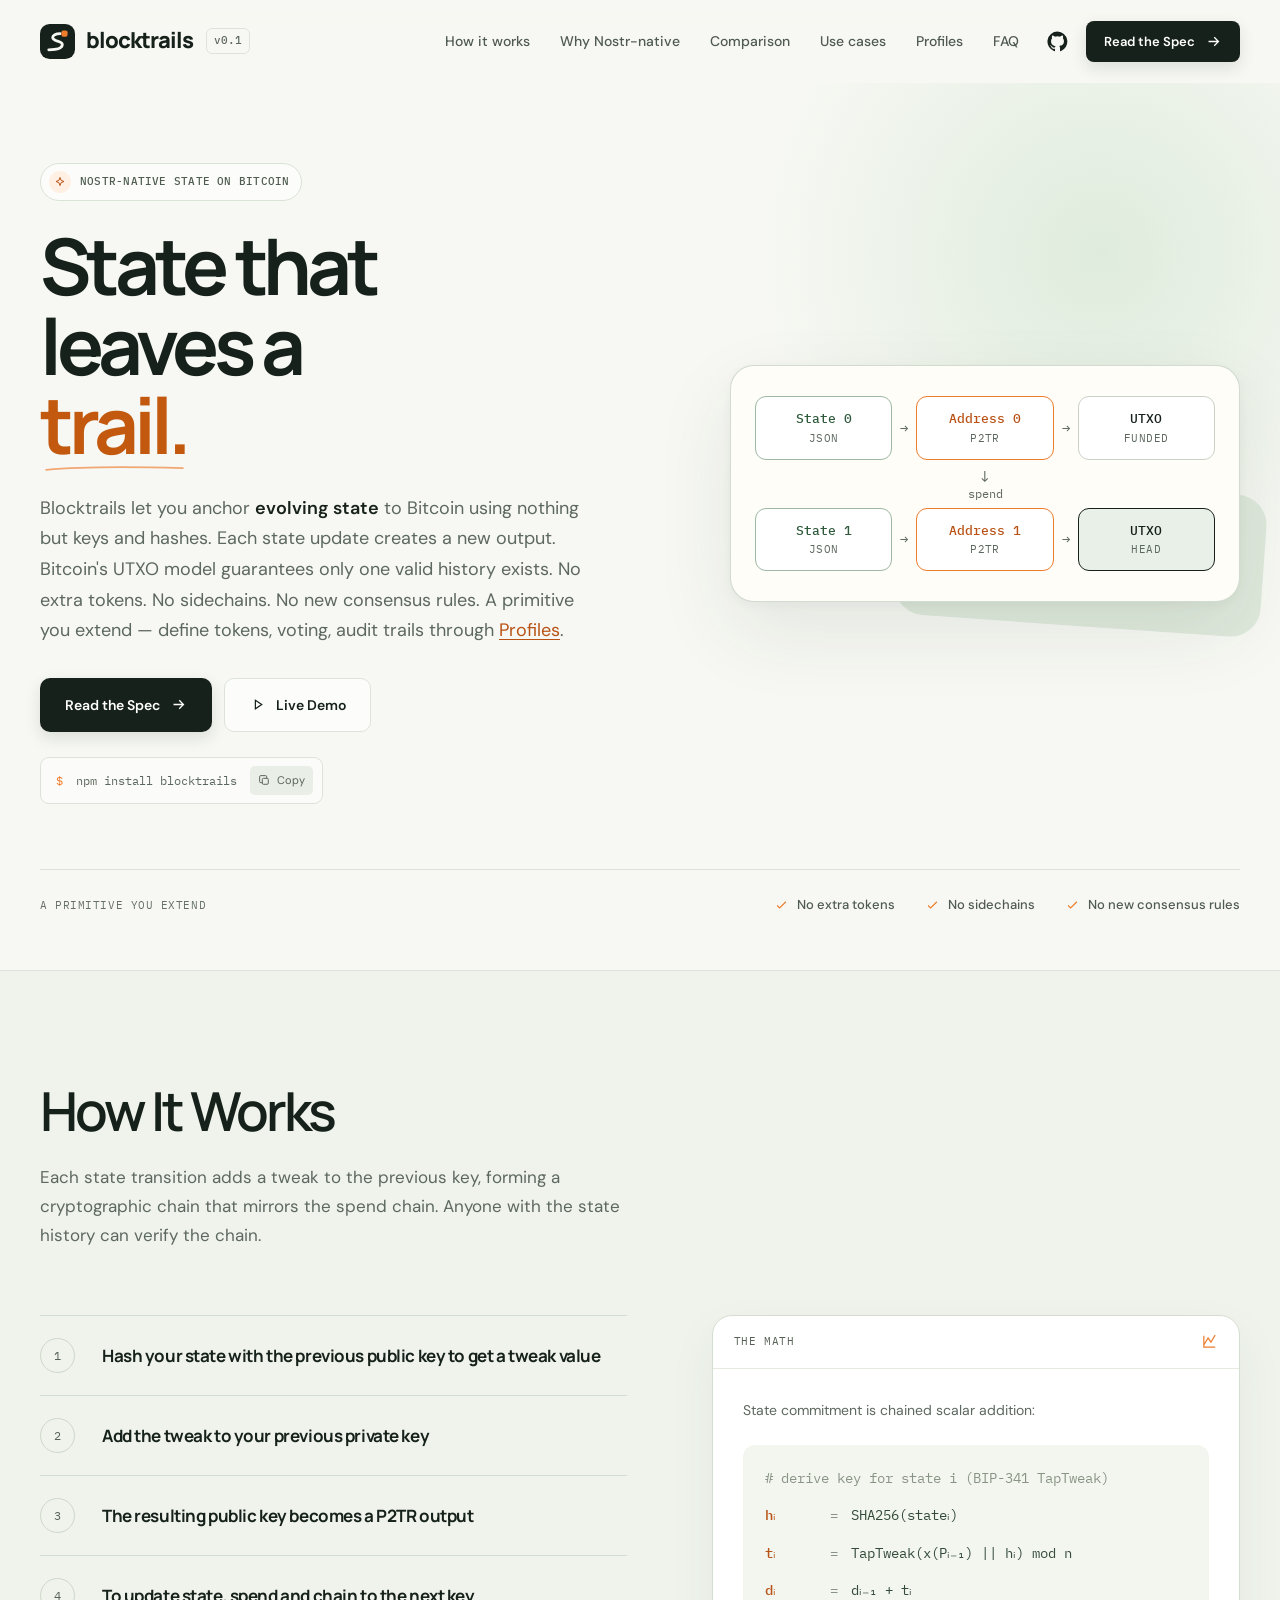
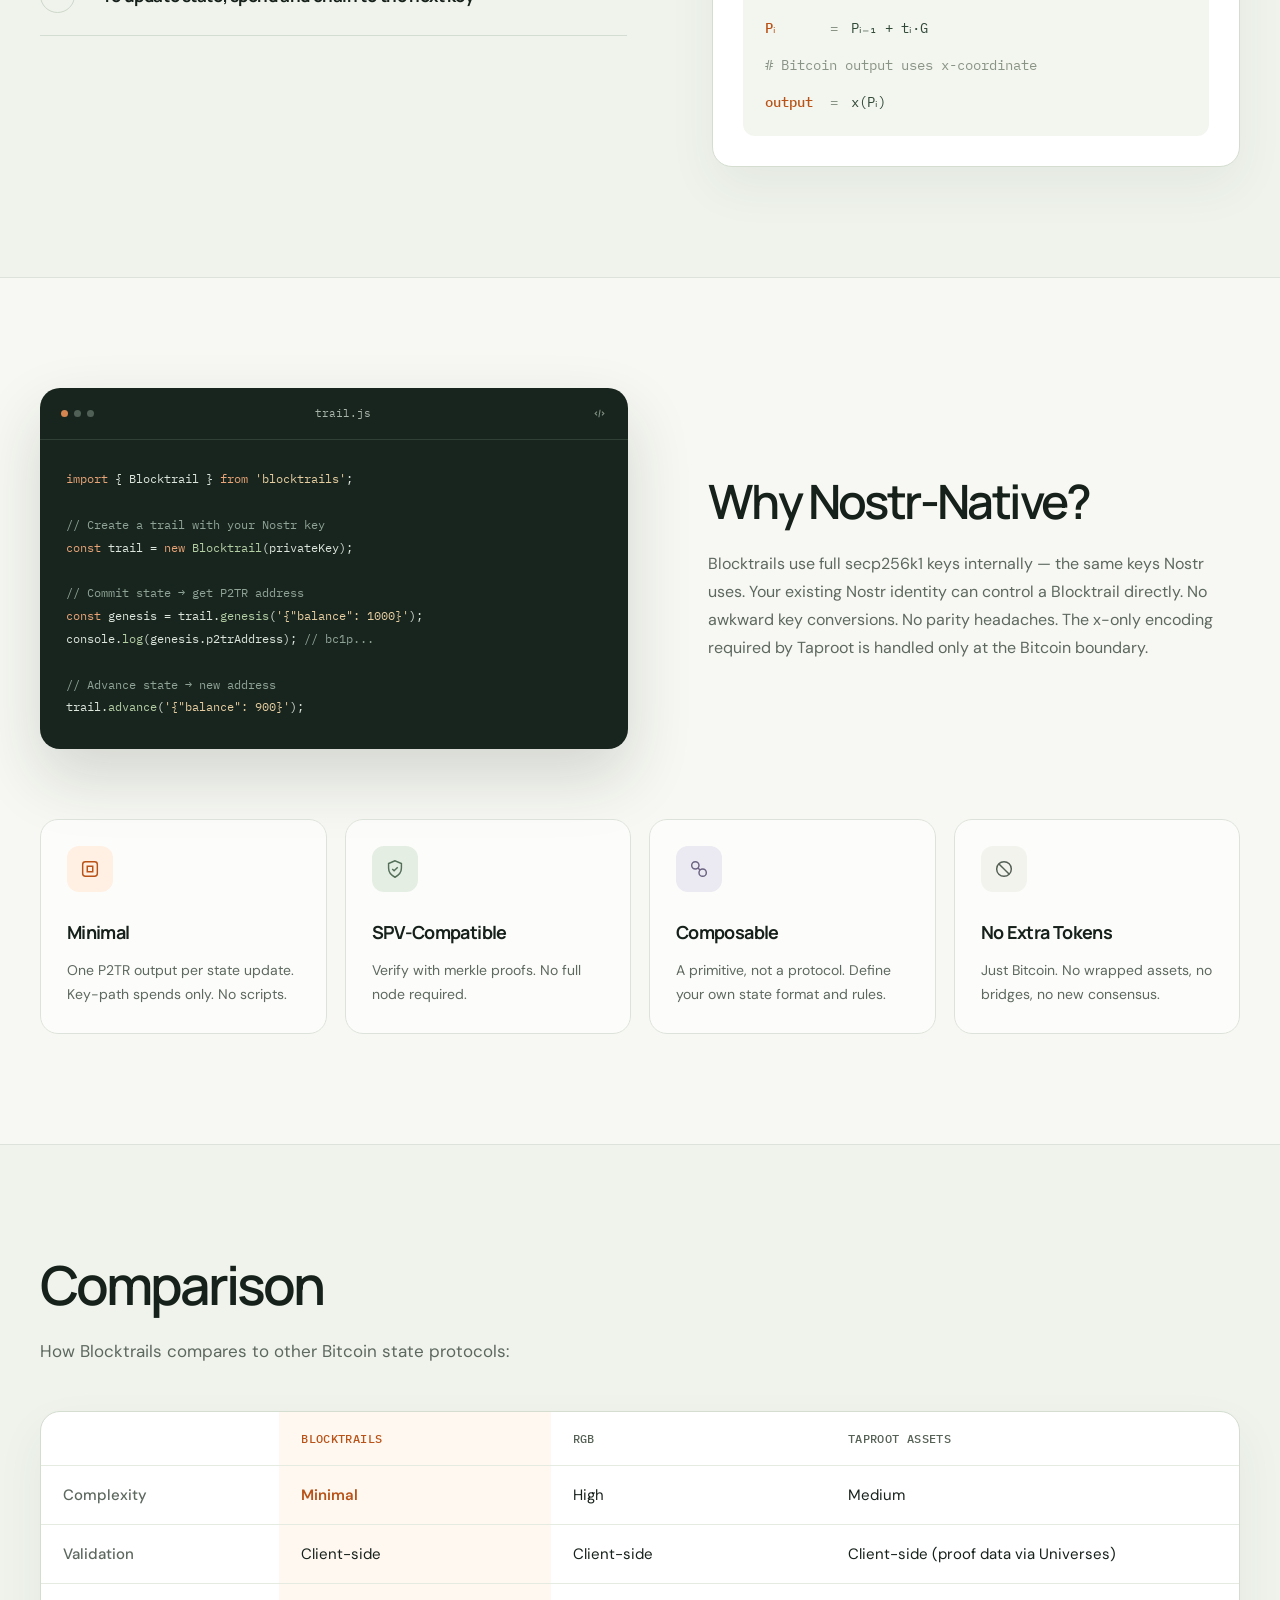
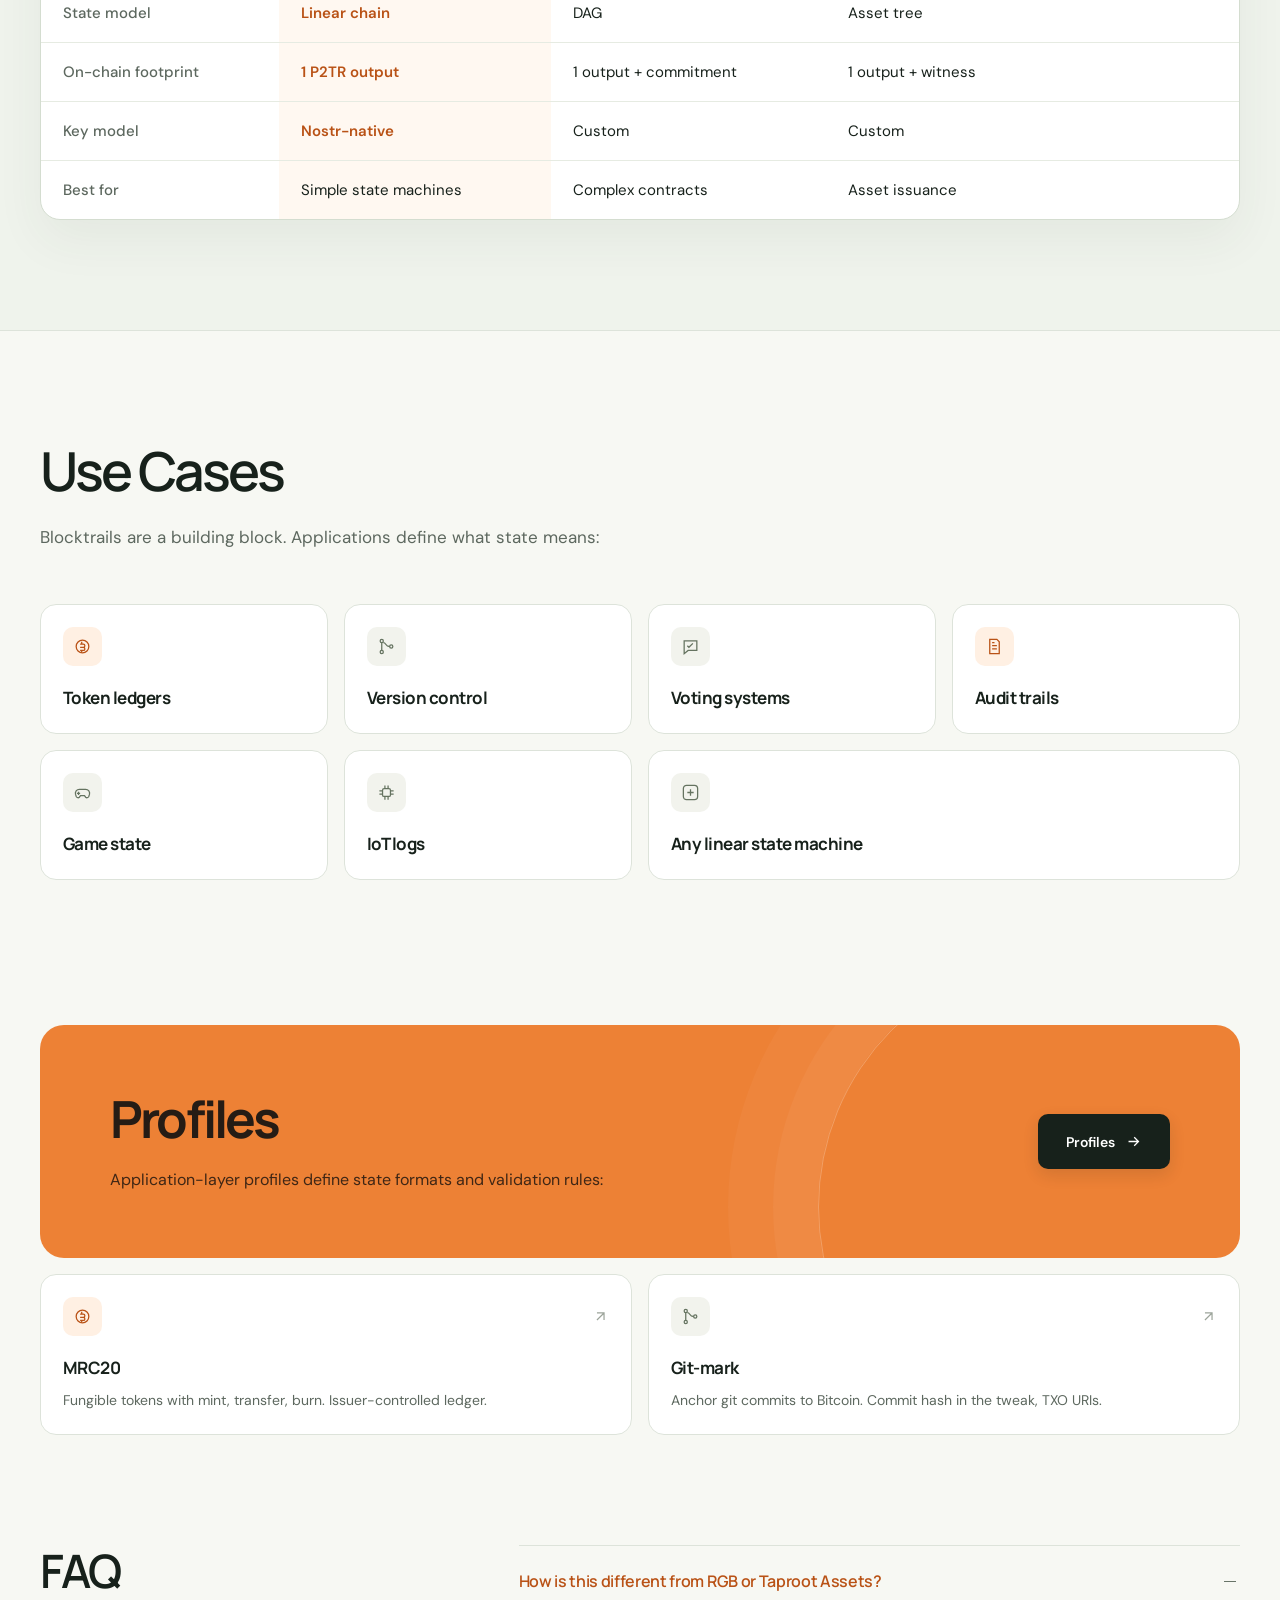
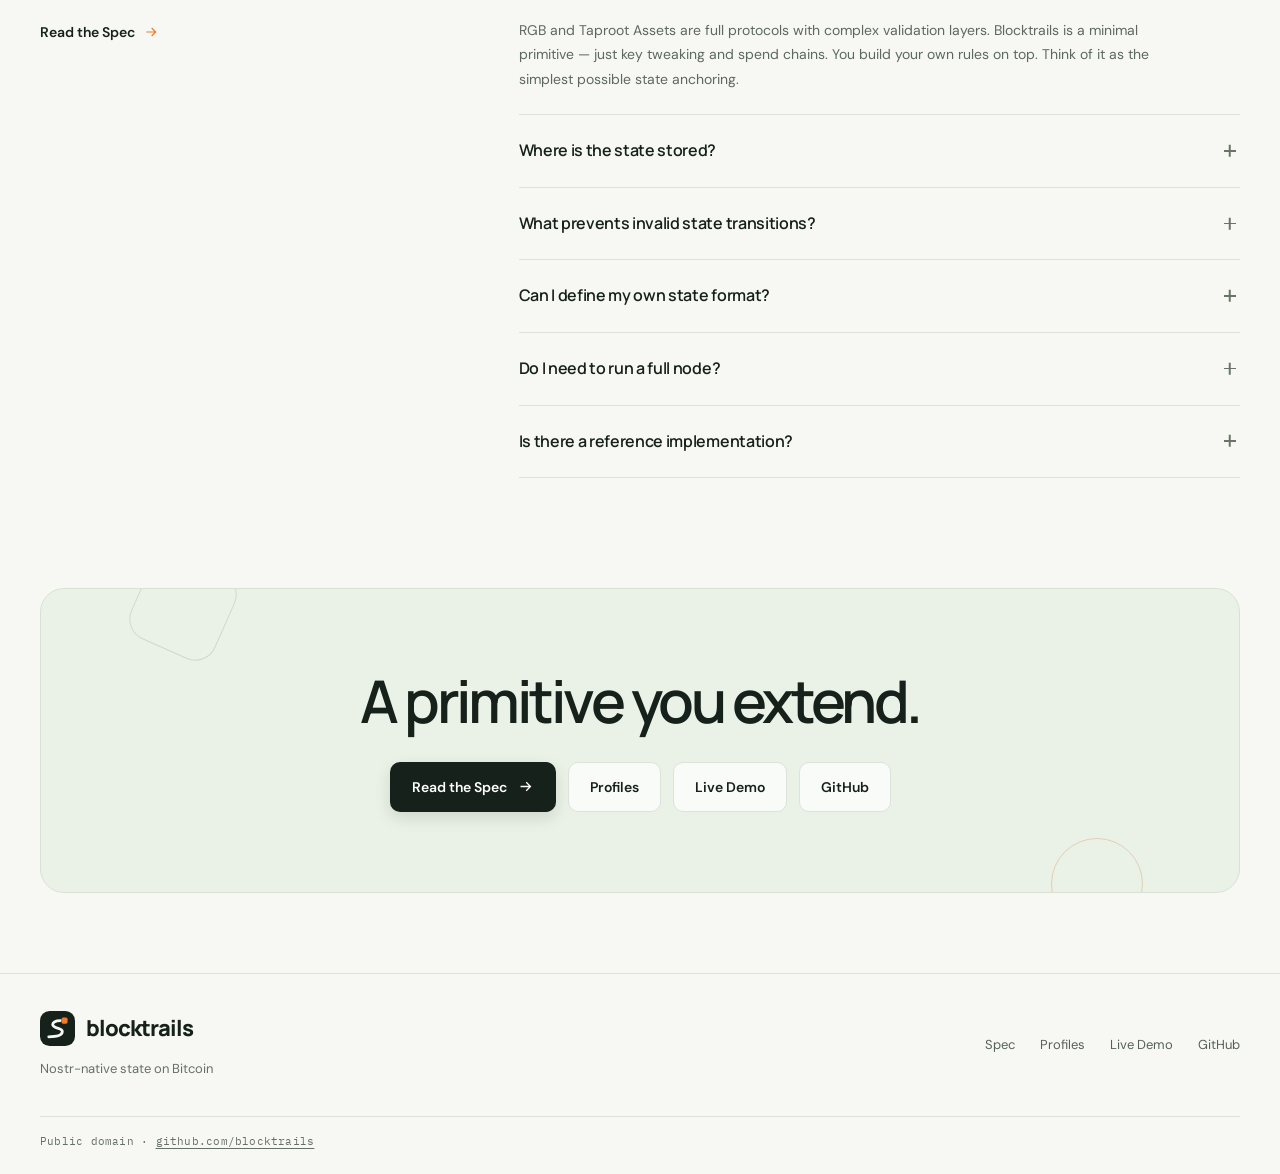
<file: index.html>
<!DOCTYPE html>
<html lang="en">
<head>
  <meta charset="UTF-8">
  <meta name="viewport" content="width=device-width, initial-scale=1.0">
  <title>Blocktrails — Nostr-native state on Bitcoin</title>
  <meta name="description" content="Nostr-native output-key commitment chaining on Bitcoin">
  <meta name="theme-color" content="#f7f8f3">
  <link rel="canonical" href="https://blocktrails.org/">
  <link rel="icon" href="favicon.svg" type="image/svg+xml">

  <meta property="og:title" content="Blocktrails — Nostr-native state anchoring on Bitcoin">
  <meta property="og:description" content="Anchor evolving state to Bitcoin using nothing but keys and hashes. A minimal primitive for tokens, audit trails, and any linear state machine.">
  <meta property="og:type" content="website">
  <meta property="og:url" content="https://blocktrails.org/">
  <meta property="og:site_name" content="Blocktrails">
  <meta property="og:locale" content="en_US">
  <meta property="og:image" content="https://blocktrails.org/blocktrails-og.png">
  <meta property="og:image:type" content="image/png">
  <meta property="og:image:width" content="1200">
  <meta property="og:image:height" content="630">
  <meta property="og:image:alt" content="Blocktrails: Nostr-native state on Bitcoin">

  <meta name="twitter:card" content="summary_large_image">
  <meta name="twitter:title" content="Blocktrails — Nostr-native state anchoring on Bitcoin">
  <meta name="twitter:description" content="Nostr-native state anchoring on Bitcoin. A primitive you extend — define tokens, voting, attestations through Profiles.">
  <meta name="twitter:image" content="https://blocktrails.org/blocktrails-og.png">
  <meta name="twitter:image:alt" content="Blocktrails: Nostr-native state on Bitcoin">

  <link rel="preconnect" href="https://fonts.googleapis.com">
  <link rel="preconnect" href="https://fonts.gstatic.com" crossorigin>
  <link href="https://fonts.googleapis.com/css2?family=DM+Sans:wght@400;500;600;700&family=IBM+Plex+Mono:wght@400;500;600&family=Manrope:wght@500;600;700;800&display=swap" rel="stylesheet">

  <link rel="stylesheet" href="/site.css">

  <style>
    * { box-sizing: border-box; margin: 0; padding: 0; }
    html { scroll-behavior: smooth; scroll-padding-top: 100px; }
    body {
      overflow-x: hidden;
      background: var(--bg);
      color: var(--ink);
      font-family: var(--body);
      line-height: 1.6;
      -webkit-font-smoothing: antialiased;
    }
    body.menu-open { overflow: hidden; }
    a { color: inherit; }
    button, input { font: inherit; }
    button, a { -webkit-tap-highlight-color: transparent; }
    button { color: inherit; }
    svg { display: block; }

    .skip-link {
      position: fixed;
      top: 12px;
      left: 12px;
      z-index: 1000;
      padding: 10px 16px;
      border-radius: 8px;
      background: var(--ink);
      color: white;
      text-decoration: none;
      transform: translateY(-150%);
    }
    .skip-link:focus { transform: translateY(0); }
    .mono { font-family: var(--mono); }
    .accent { color: var(--accent); }

    .version {
      margin-left: 2px;
      padding: 3px 7px;
      border: 1px solid var(--line);
      border-radius: 6px;
      color: var(--muted);
      font-family: var(--mono);
      font-size: 11px;
      font-weight: 500;
      letter-spacing: 0;
    }
    .nav-links { display: flex; align-items: center; gap: 30px; margin-left: auto; }
    .nav-links a {
      position: relative;
      white-space: nowrap;
      color: #4f5a51;
      font-size: 14px;
      font-weight: 500;
      text-decoration: none;
    }
    .nav-links a::after {
      content: '';
      position: absolute;
      right: 0;
      bottom: -6px;
      left: 0;
      height: 1px;
      background: var(--accent);
      transform: scaleX(0);
      transform-origin: right;
      transition: transform 180ms ease;
    }
    .nav-links a:hover { color: var(--ink); }
    .nav-links a:hover::after { transform: scaleX(1); transform-origin: left; }
    .nav-actions { display: flex; align-items: center; gap: 18px; }
    .github-link { display: inline-flex; color: var(--ink); }
    .github-link svg { width: 21px; height: 21px; }
    .button {
      display: inline-flex;
      min-height: 50px;
      align-items: center;
      justify-content: center;
      gap: 10px;
      padding: 0 21px;
      border: 1px solid transparent;
      border-radius: 10px;
      font-size: 14px;
      font-weight: 600;
      line-height: 1;
      text-decoration: none;
      cursor: pointer;
      transition: transform 180ms ease, background 180ms ease, border-color 180ms ease, box-shadow 180ms ease;
    }
    .button:hover { transform: translateY(-2px); }
    .button svg { width: 17px; height: 17px; flex-shrink: 0; }
    .button-dark { background: var(--ink); color: white; box-shadow: 0 6px 16px rgba(23, 33, 27, 0.12); }
    .button-dark:hover { background: #293a30; box-shadow: 0 9px 22px rgba(23, 33, 27, 0.16); }
    .button-light { border-color: var(--line); background: rgba(255, 255, 255, 0.7); color: var(--ink); }
    .button-light:hover { border-color: #bdc8bc; background: white; }
    .button-small { min-height: 41px; padding-inline: 17px; border-radius: 8px; font-size: 13px; }
    .menu-toggle {
      display: none;
      width: 42px;
      height: 42px;
      align-items: center;
      justify-content: center;
      border: 1px solid var(--line);
      border-radius: 9px;
      background: white;
      cursor: pointer;
    }
    .menu-toggle svg { width: 21px; height: 21px; }
    .mobile-menu { display: none; }

    .hero { position: relative; overflow: clip; padding: 80px 0 54px; }
    .hero::before {
      content: '';
      position: absolute;
      top: -180px;
      right: -170px;
      width: 700px;
      height: 700px;
      border-radius: 50%;
      background: radial-gradient(circle, rgba(210, 229, 209, 0.65) 0%, rgba(247, 248, 243, 0) 69%);
      pointer-events: none;
    }
    .hero-grid { position: relative; display: grid; grid-template-columns: 1.08fr 0.92fr; align-items: center; gap: 70px; }
    .eyebrow {
      display: inline-flex;
      align-items: center;
      gap: 9px;
      margin-bottom: 25px;
      padding: 7px 12px 7px 8px;
      border: 1px solid #dbe3d7;
      border-radius: 999px;
      background: rgba(255, 255, 255, 0.65);
      color: #4f5d51;
      font-family: var(--mono);
      font-size: 11px;
      font-weight: 500;
      letter-spacing: 0.02em;
      text-transform: uppercase;
    }
    .eyebrow-icon {
      display: grid;
      width: 22px;
      height: 22px;
      place-items: center;
      border-radius: 50%;
      background: var(--accent-soft);
      color: var(--accent-dark);
    }
    .eyebrow-icon svg { width: 12px; height: 12px; }
    h1 {
      max-width: 650px;
      font-size: clamp(58px, 6.1vw, 86px);
      font-weight: 700;
      letter-spacing: -0.065em;
      line-height: 1.02;
    }
    h1 .headline-line { display: block; }
    .headline-accent { position: relative; width: fit-content; color: #c2590f; }
    .headline-accent::after {
      content: '';
      position: absolute;
      right: 3px;
      bottom: -8px;
      left: 5px;
      height: 9px;
      background: url("data:image/svg+xml,%3Csvg xmlns='http://www.w3.org/2000/svg' viewBox='0 0 240 12'%3E%3Cpath d='M2 8.5C65 2.5 155 3 238 5.5' fill='none' stroke='%23ed7c2c' stroke-width='3' stroke-linecap='round'/%3E%3C/svg%3E") center / 100% 100% no-repeat;
      opacity: 0.65;
    }
    .hero-copy { max-width: 550px; margin-top: 28px; color: #5d685f; font-size: 18px; line-height: 1.7; }
    .hero-copy strong { color: var(--ink); font-weight: 600; }
    .hero-ctas { display: flex; flex-wrap: wrap; gap: 12px; margin-top: 32px; }
    .hero-ctas .button { min-height: 54px; padding-inline: 24px; }
    .install-command {
      display: inline-flex;
      align-items: center;
      gap: 13px;
      margin-top: 25px;
      padding: 8px 9px 8px 15px;
      border: 1px solid var(--line);
      border-radius: 9px;
      background: rgba(255, 255, 255, 0.45);
      color: #5c675e;
      font-family: var(--mono);
      font-size: 12px;
    }
    .install-command .prompt { color: var(--accent); }
    .copy-button {
      display: inline-flex;
      min-width: 61px;
      align-items: center;
      justify-content: center;
      gap: 6px;
      padding: 6px 8px;
      border: 0;
      border-radius: 5px;
      background: #e9eee6;
      color: #59645b;
      font-family: var(--body);
      font-size: 11px;
      cursor: pointer;
      transition: background 160ms ease;
    }
    .copy-button:hover { background: #dde6da; }
    .copy-button svg { width: 13px; height: 13px; }

    .visual-wrap { position: relative; width: 100%; max-width: 510px; justify-self: end; }
    .visual-wrap::before {
      content: '';
      position: absolute;
      right: -24px;
      bottom: -24px;
      width: 72%;
      height: 60%;
      border-radius: 30px;
      background: #dfe9dc;
      transform: rotate(4deg);
      z-index: -1;
    }
    .explorer {
      position: relative;
      overflow: hidden;
      border: 1px solid rgba(206, 215, 203, 0.9);
      border-radius: 24px;
      background: var(--surface-warm);
      box-shadow: var(--shadow);
    }

    .hero-principles { position: relative; display: flex; flex-wrap: wrap; align-items: center; gap: 18px 30px; margin-top: 65px; padding-top: 25px; border-top: 1px solid var(--line); }
    .principles-label { margin-right: auto; color: var(--soft); font-family: var(--mono); font-size: 11px; letter-spacing: 0.05em; text-transform: uppercase; }
    .principle { display: inline-flex; align-items: center; gap: 8px; color: #4f5a51; font-size: 13px; font-weight: 500; }
    .principle svg { width: 15px; height: 15px; color: var(--accent); }


    .section { padding: 110px 0; }
    .section-title { max-width: 710px; font-size: clamp(38px, 4.2vw, 57px); font-weight: 600; letter-spacing: -0.055em; line-height: 1.12; }
    .section-intro { max-width: 600px; margin-top: 22px; color: var(--muted); font-size: 17px; line-height: 1.7; }
    .text-link { display: inline-flex; align-items: center; gap: 8px; color: var(--ink); font-size: 14px; font-weight: 600; text-decoration: none; }
    .text-link svg { width: 16px; height: 16px; color: var(--accent); transition: transform 160ms ease; }
    .text-link:hover { color: var(--accent-dark); }
    .text-link:hover svg { transform: translateX(3px); }

    .feature-grid { display: grid; grid-template-columns: repeat(4, 1fr); gap: 18px; margin-top: 55px; }
    .feature-card { position: relative; padding: 26px; overflow: hidden; border: 1px solid var(--line); border-radius: 18px; background: rgba(255, 255, 255, 0.58); transition: transform 200ms ease, box-shadow 200ms ease, border-color 200ms ease; }
    .feature-card:hover { border-color: #cbd5c7; box-shadow: 0 18px 40px rgba(41, 54, 43, 0.06); transform: translateY(-5px); }
    .feature-icon { display: grid; width: 46px; height: 46px; place-items: center; margin-bottom: 26px; border-radius: 12px; background: var(--accent-soft); color: var(--accent-dark); }
    .feature-card:nth-child(2) .feature-icon { background: #e5eee3; color: #55705a; }
    .feature-card:nth-child(3) .feature-icon { background: #ebe9f1; color: #6c6482; }
    .feature-icon svg { width: 22px; height: 22px; }
    .feature-card h3 { margin-bottom: 12px; font-size: 20px; font-weight: 700; letter-spacing: -0.035em; }
    .feature-card p { color: var(--muted); font-size: 14px; line-height: 1.7; }

    .how-section { border-top: 1px solid var(--line); border-bottom: 1px solid var(--line); background: #eff3ec; }
    .how-grid { display: grid; grid-template-columns: 1fr 0.9fr; align-items: start; gap: 85px; margin-top: 65px; }
    .steps { border-top: 1px solid #d4ddd1; }
    .step { display: grid; grid-template-columns: 42px 1fr; align-items: center; gap: 20px; padding: 22px 0; border-bottom: 1px solid #d4ddd1; }
    .step-number { display: grid; width: 35px; height: 35px; place-items: center; border: 1px solid #cdd7c9; border-radius: 50%; color: #566156; font-family: var(--mono); font-size: 12px; }
    .step h3 { font-size: 17px; font-weight: 700; letter-spacing: -0.025em; }
    .step p { max-width: 440px; color: #6b756a; font-size: 14px; line-height: 1.65; }
    .math-card { position: sticky; top: 115px; overflow: hidden; border: 1px solid #d4ddd0; border-radius: 20px; background: var(--surface); box-shadow: 0 20px 50px rgba(48, 66, 51, 0.06); }
    .math-header { display: flex; align-items: center; justify-content: space-between; padding: 17px 21px; border-bottom: 1px solid #e6ebe2; }
    .math-header span { color: #566156; font-family: var(--mono); font-size: 11px; text-transform: uppercase; letter-spacing: 0.05em; }
    .math-header svg { width: 17px; height: 17px; color: var(--accent); }
    .math-body { padding: 30px; }
    .math-caption { margin-bottom: 24px; color: var(--muted); font-size: 14px; }
    .formula { display: grid; gap: 15px; padding: 22px; border-radius: 12px; background: #f3f6ef; font-family: var(--mono); font-size: 14px; }
    .formula-row { display: flex; align-items: center; gap: 13px; }
    .formula-var { min-width: 52px; color: var(--accent-dark); font-weight: 500; }
    .formula-op { color: #8a9486; }
    .formula-value { color: #334a39; }

    .build-grid { display: grid; grid-template-columns: 1.05fr 0.95fr; align-items: center; gap: 80px; }
    .code-window { overflow: hidden; border-radius: 20px; background: var(--dark); box-shadow: 0 28px 65px rgba(24, 37, 30, 0.16); }
    .code-header { display: flex; align-items: center; justify-content: space-between; padding: 17px 21px; border-bottom: 1px solid #304036; }
    .window-dots { display: flex; gap: 6px; }
    .window-dots span { width: 7px; height: 7px; border-radius: 50%; background: #506056; }
    .window-dots span:first-child { background: #d5854f; }
    .code-filename { color: #a9b5ab; font-family: var(--mono); font-size: 11px; }
    .code-header svg { width: 15px; height: 15px; color: #7e9082; }
    .code-window pre { overflow-x: auto; padding: 28px 26px 30px; color: #dce6dd; font-family: var(--mono); font-size: 12px; line-height: 1.9; }
    .code-window .kw { color: #e9a477; }
    .code-window .fn { color: #b5cfa5; }
    .code-window .str { color: #e6cea0; }
    .code-window .cmt { color: #8fa397; }
    .code-window .var { color: #dce6dd; }
    .build-copy .section-title { font-size: clamp(36px, 3.7vw, 51px); }
    .build-copy > p { margin-top: 22px; color: var(--muted); font-size: 16px; line-height: 1.75; }

    .usecase-grid { display: grid; grid-template-columns: repeat(4, 1fr); gap: 16px; margin-top: 52px; }
    .usecase-card { position: relative; padding: 22px; border: 1px solid var(--line); border-radius: 16px; background: var(--surface); text-decoration: none; transition: transform 180ms ease, box-shadow 180ms ease; }
    a.usecase-card:hover { box-shadow: 0 18px 35px rgba(35, 49, 38, 0.07); transform: translateY(-4px); }
    .usecase-top { display: flex; align-items: center; justify-content: space-between; margin-bottom: 18px; }
    .usecase-icon { display: grid; width: 39px; height: 39px; place-items: center; border-radius: 10px; background: #f2f3ed; color: #657360; }
    .usecase-card:nth-child(1) .usecase-icon, .usecase-card:nth-child(4) .usecase-icon { background: var(--accent-soft); color: var(--accent-dark); }
    .usecase-icon svg { width: 19px; height: 19px; }
    .usecase-arrow { color: #9ca49a; }
    .usecase-arrow svg { width: 17px; height: 17px; }
    .usecase-card h3 { font-size: 17px; font-weight: 700; letter-spacing: -0.03em; }
    .usecase-card p { margin-top: 8px; color: var(--muted); font-size: 14px; line-height: 1.65; }

    .profile-section { padding-top: 35px; padding-bottom: 110px; }
    .profile-callout { position: relative; display: grid; grid-template-columns: 1.15fr 0.85fr; align-items: center; gap: 60px; overflow: hidden; padding: 65px 70px; border-radius: 24px; background: #ed8135; color: #251c15; }
    .profile-callout::after {
      content: '';
      position: absolute;
      right: -80px;
      bottom: -200px;
      width: 500px;
      height: 500px;
      border: 1px solid rgba(255, 255, 255, 0.24);
      border-radius: 50%;
      box-shadow: 0 0 0 45px rgba(255, 255, 255, 0.04), 0 0 0 90px rgba(255, 255, 255, 0.035);
      pointer-events: none;
    }
    .profile-callout h2 { max-width: 560px; font-size: clamp(36px, 4vw, 52px); font-weight: 700; letter-spacing: -0.055em; line-height: 1.12; }
    .profile-callout p { max-width: 520px; margin-top: 18px; color: #3f2615; font-size: 16px; line-height: 1.7; }
    .profile-action { position: relative; z-index: 1; justify-self: end; text-align: center; }
    .profile-action .button { min-height: 55px; padding-inline: 27px; }

    .faq-section { padding-top: 0; }
    .faq-layout { display: grid; grid-template-columns: 0.7fr 1.3fr; align-items: start; gap: 90px; }
    .faq-layout .section-title { font-size: clamp(36px, 3.6vw, 49px); }
    .faq-list { border-top: 1px solid var(--line); }
    .faq-item { border-bottom: 1px solid var(--line); }
    .faq-item summary { display: flex; align-items: center; justify-content: space-between; gap: 25px; padding: 23px 0; font-family: var(--display); font-size: 16px; font-weight: 600; letter-spacing: -0.02em; list-style: none; cursor: pointer; }
    .faq-item summary::-webkit-details-marker { display: none; }
    .faq-plus { position: relative; width: 20px; height: 20px; flex-shrink: 0; }
    .faq-plus::before, .faq-plus::after { content: ''; position: absolute; top: 9px; left: 4px; width: 12px; height: 1.5px; background: #687468; transition: transform 180ms ease; }
    .faq-plus::after { transform: rotate(90deg); }
    .faq-item[open] .faq-plus::after { transform: rotate(0); }
    .faq-item[open] summary { color: var(--accent-dark); }
    .faq-answer { padding: 0 45px 23px 0; color: var(--muted); font-size: 14px; line-height: 1.75; }
    .faq-answer a { color: var(--accent-dark); text-underline-offset: 3px; }
    .faq-answer code { font-family: var(--mono); font-size: 12px; }

    .final-cta { padding: 0 0 80px; }
    .final-inner { position: relative; padding: 80px 30px; overflow: hidden; border: 1px solid #d8e1d3; border-radius: 24px; background: #eaf1e6; text-align: center; }
    .final-inner::before, .final-inner::after { content: ''; position: absolute; width: 90px; height: 90px; opacity: 0.55; }
    .final-inner::before { top: -28px; left: 8%; border: 1px solid #b7c9b0; border-radius: 22px; transform: rotate(24deg); }
    .final-inner::after { right: 8%; bottom: -38px; border: 1px solid #dfb389; border-radius: 50%; }
    .final-inner h2 { margin-bottom: 28px; font-size: clamp(38px, 4.6vw, 60px); font-weight: 600; letter-spacing: -0.06em; line-height: 1.1; }
    .final-buttons { display: flex; flex-wrap: wrap; justify-content: center; gap: 12px; }

    .site-footer { border-top: 1px solid var(--line); }
    .footer-main { display: flex; align-items: center; justify-content: space-between; gap: 30px; padding: 37px 0; }
    .footer-tagline { margin-top: 5px; color: var(--soft); font-size: 13px; }
    .footer-links { display: flex; flex-wrap: wrap; align-items: center; gap: 25px; }
    .footer-links a { color: #566156; font-size: 13px; text-decoration: none; }
    .footer-links a:hover { color: var(--accent-dark); }
    .footer-bottom { padding: 16px 0 23px; border-top: 1px solid var(--line); color: var(--soft); font-family: var(--mono); font-size: 11px; letter-spacing: 0.02em; }
    .footer-bottom a { text-underline-offset: 3px; }

    .hero-copy a { color: var(--accent-dark); text-underline-offset: 3px; }
    .chain { display: grid; gap: 6px; padding: 30px 24px; }
    .chain-row { display: grid; grid-template-columns: 1fr auto 1fr auto 1fr; align-items: center; gap: 8px; }
    .chain-box { padding: 13px 4px; border: 1.5px solid; border-radius: 11px; background: white; font-family: var(--mono); font-size: 13px; font-weight: 500; line-height: 1.35; text-align: center; }
    .chain-box small { display: block; margin-top: 3px; color: var(--muted); font-size: 11px; font-weight: 400; letter-spacing: 0.04em; text-transform: uppercase; }
    .chain-state { border-color: #9db7a3; color: #2f5a3c; }
    .chain-key { border-color: var(--accent); color: var(--accent-dark); }
    .chain-utxo { border-color: #c9d2c5; color: var(--ink); }
    .chain-head { border-color: var(--ink); background: var(--mint); color: var(--ink); }
    .chain-arrow { color: var(--muted); font-family: var(--mono); font-size: 14px; }
    .chain-spend { display: grid; justify-items: center; color: var(--muted); font-family: var(--mono); font-size: 12px; line-height: 1.3; }
    .chain-spend span:first-child { font-size: 16px; }

    .build-copy .text-link { margin-top: 24px; }
    .why-features { margin-top: 70px; }
    .feature-card:nth-child(4) .feature-icon { background: #f2f3ed; color: #566156; }
    .feature-card h3 { font-size: 18px; }

    .comparison-card { margin-top: 45px; overflow-x: auto; border: 1px solid #d4ddd0; border-radius: 20px; background: var(--surface); box-shadow: 0 20px 50px rgba(48, 66, 51, 0.06); }
    .comparison-card table { width: 100%; min-width: 640px; border-collapse: collapse; font-size: 15px; }
    .comparison-card th, .comparison-card td { padding: 17px 22px; border-bottom: 1px solid #e6ebe2; text-align: left; }
    .comparison-card tbody tr:last-child th, .comparison-card tbody tr:last-child td { border-bottom: 0; }
    .comparison-card thead th { color: #566156; font-family: var(--mono); font-size: 12px; font-weight: 500; letter-spacing: 0.03em; text-transform: uppercase; }
    .comparison-card tbody th { color: var(--muted); font-weight: 500; }
    .comparison-card td { color: var(--ink); }
    .comparison-card .ours { background: #fff8f1; }
    .comparison-card thead .ours { color: var(--accent-dark); }
    .comparison-card .highlight { color: var(--accent-dark); font-weight: 600; }

    .usecase-card.span-2 { grid-column: span 2; }
    .profile-grid { grid-template-columns: repeat(2, 1fr); margin-top: 16px; }
    .usecase-pad { margin-top: 0; }
    .faq-aside .text-link { margin-top: 24px; }
    .faq-answer code { padding: 1px 4px; border-radius: 4px; background: #eceee7; }


    @media (max-width: 1160px) {
      .nav-links, .nav-actions .github-link, .nav-actions .button { display: none; }
      .menu-toggle { display: inline-flex; }
      .mobile-menu {
        position: fixed;
        top: 81px;
        right: 0;
        left: 0;
        z-index: 99;
        padding: 20px 24px 28px;
        border-bottom: 1px solid var(--line);
        background: rgba(247, 248, 243, 0.98);
        box-shadow: 0 20px 30px rgba(24, 37, 30, 0.08);
      }
      .mobile-menu.open { display: grid; gap: 4px; }
      .mobile-menu a { padding: 12px 4px; font-size: 16px; font-weight: 500; text-decoration: none; }
      .mobile-menu .button { margin-top: 12px; color: white; }
    }

    @media (max-width: 1080px) {
      .nav-links { gap: 20px; }
      .hero-grid { gap: 35px; }
      .feature-grid { grid-template-columns: repeat(2, 1fr); }
      .usecase-grid { grid-template-columns: repeat(3, 1fr); }
      h1 { font-size: clamp(54px, 6.5vw, 72px); }
      .hero-copy { font-size: 16px; }
      .how-grid { gap: 45px; }
      .build-grid { gap: 45px; }
      .profile-callout { padding: 55px 50px; }
    }

    @media (max-width: 900px) {
      .hero { padding-top: 65px; }
      .hero-grid { grid-template-columns: 1fr; gap: 75px; }
      .hero-content { max-width: 690px; }
      h1 { max-width: 680px; font-size: clamp(64px, 10vw, 84px); }
      .hero-copy { max-width: 600px; font-size: 18px; }
      .visual-wrap { max-width: 580px; justify-self: center; }
      .hero-principles { margin-top: 75px; }
      .principles-label { width: 100%; }
      .section { padding: 85px 0; }
      .feature-grid { gap: 12px; }
      .comparison-card table { font-size: 13px; }
      .feature-card { padding: 24px; }
      .how-grid { grid-template-columns: 1fr; gap: 40px; }
      .math-card { position: static; }
      .build-grid { grid-template-columns: 1fr; gap: 50px; }
      .code-window { order: 2; }
      .build-copy { order: 1; }
      .build-copy > p { max-width: 650px; }
      .usecase-grid { grid-template-columns: repeat(2, 1fr); }
      .profile-grid { grid-template-columns: repeat(2, 1fr); }
      .profile-callout { grid-template-columns: 1fr; gap: 35px; }
      .profile-action { justify-self: start; text-align: left; }
      .faq-layout { grid-template-columns: 1fr; gap: 45px; }
    }

    @media (max-width: 600px) {
      .version { display: none; }
      .mobile-menu { top: 71px; }
      .hero { padding: 45px 0 35px; }
      .eyebrow { margin-bottom: 22px; }
      h1 { font-size: clamp(49px, 14.5vw, 68px); letter-spacing: -0.06em; }
      .hero-copy { margin-top: 25px; font-size: 16px; line-height: 1.65; }
      .hero-ctas { display: grid; grid-template-columns: 1fr; margin-top: 27px; }
      .hero-ctas .button { width: 100%; }
      .install-command { max-width: 100%; gap: 8px; }
      .copy-button { min-width: 52px; }
      .hero-grid { gap: 65px; }
      .visual-wrap::before { right: -10px; bottom: -14px; }
      .explorer { border-radius: 19px; }
      .hero-principles { gap: 16px 22px; margin-top: 55px; }
      .principle { font-size: 11px; }
      .section { padding: 72px 0; }
      .section-title { font-size: clamp(35px, 10vw, 45px); }
      .section-intro { font-size: 15px; }
      .feature-grid { grid-template-columns: 1fr; margin-top: 38px; }
      
      
      .how-grid { margin-top: 42px; }
      .step { grid-template-columns: 35px 1fr; gap: 14px; }
      .math-body { padding: 20px; }
      .formula { gap: 12px; padding: 17px 13px; font-size: 11px; }
      .formula-row { gap: 8px; }
      .formula-var { min-width: 44px; }
      .code-window pre { padding: 22px 18px; font-size: 11px; }
      .usecase-grid { margin-top: 38px; gap: 10px; }
      .profile-grid { grid-template-columns: 1fr; }
      .usecase-card { padding: 18px; }
      .profile-section { padding-top: 10px; padding-bottom: 80px; }
      .profile-callout { gap: 28px; padding: 38px 25px; border-radius: 19px; }
      .profile-callout h2 { font-size: 36px; }
      .faq-item summary { padding: 20px 0; font-size: 15px; }
      .faq-answer { padding-right: 10px; }
      .final-cta { padding-bottom: 55px; }
      .final-inner { padding: 55px 20px; border-radius: 19px; }
      .final-buttons { display: grid; }
      .footer-main { align-items: flex-start; flex-direction: column; }
      .footer-links { gap: 17px 22px; }
      .footer-bottom { align-items: flex-start; flex-direction: column; gap: 8px; }
    }

    @media (max-width: 600px) {
      .chain { padding: 22px 12px; }
      .chain-row { gap: 4px; }
      .chain-box { padding: 11px 2px; font-size: 12px; }
      .why-features { margin-top: 50px; }
    }

    @media (prefers-reduced-motion: reduce) {
      html { scroll-behavior: auto; }
      *, *::before, *::after { transition-duration: 0.01ms !important; }
    }
  </style>
</head>
<body>
  <a class="skip-link" href="#main">Skip to content</a>

  <header class="site-header" id="site-header">
    <div class="container navbar">
      <a class="brand" href="#" aria-label="Blocktrails home">
        <svg class="brand-mark" viewBox="0 0 40 40" fill="none" aria-hidden="true">
          <rect width="40" height="40" rx="11" fill="#17211B"/>
          <path d="M10 29.5C15.5 29.5 25.5 28.5 25.5 23.5C25.5 18.5 14.5 20.5 14.5 15.5C14.5 12.8 18 11 23 11" stroke="#F7F8F3" stroke-width="3.2" stroke-linecap="round"/>
          <rect x="24.5" y="7.5" width="7" height="7" rx="2" fill="#ED7C2C"/>
        </svg>
        <span class="brand-name">blocktrails</span>
        <span class="version">v0.1</span>
      </a>

      <nav class="nav-links" aria-label="Main navigation">
        <a href="#how-it-works">How it works</a>
        <a href="#why">Why Nostr-native</a>
        <a href="#comparison">Comparison</a>
        <a href="#use-cases">Use cases</a>
        <a href="#profiles">Profiles</a>
        <a href="#faq">FAQ</a>
      </nav>

      <div class="nav-actions">
        <a class="github-link" href="https://github.com/blocktrails" aria-label="Blocktrails on GitHub">
          <svg viewBox="0 0 24 24" fill="currentColor" aria-hidden="true"><path d="M12 .7a11.5 11.5 0 0 0-3.64 22.4c.58.1.79-.25.79-.56v-2.23c-3.22.7-3.9-1.37-3.9-1.37-.52-1.34-1.28-1.7-1.28-1.7-1.05-.71.08-.7.08-.7 1.16.08 1.77 1.19 1.77 1.19 1.03 1.77 2.7 1.26 3.36.96.1-.75.4-1.26.73-1.55-2.57-.29-5.27-1.28-5.27-5.72 0-1.26.45-2.3 1.19-3.11-.12-.29-.52-1.47.11-3.06 0 0 .97-.31 3.17 1.19a10.98 10.98 0 0 1 5.78 0c2.2-1.5 3.17-1.19 3.17-1.19.63 1.59.23 2.77.11 3.06.74.81 1.19 1.85 1.19 3.11 0 4.45-2.71 5.42-5.29 5.71.42.36.79 1.06.79 2.14v3.17c0 .31.21.67.8.56A11.5 11.5 0 0 0 12 .7Z"/></svg>
        </a>
        <a class="button button-dark button-small" href="https://blocktrails.org/spec/">
          Read the Spec
          <svg viewBox="0 0 24 24" fill="none" stroke="currentColor" stroke-width="1.8" aria-hidden="true"><path d="M5 12h14M13 6l6 6-6 6"/></svg>
        </a>
        <button class="menu-toggle" type="button" aria-label="Open navigation" aria-expanded="false" aria-controls="mobile-menu">
          <svg class="menu-icon" viewBox="0 0 24 24" fill="none" stroke="currentColor" stroke-width="1.8" aria-hidden="true"><path d="M4 7h16M4 12h16M4 17h16"/></svg>
        </button>
      </div>
    </div>
    <nav class="mobile-menu" id="mobile-menu" aria-label="Mobile navigation">
      <a href="#how-it-works">How it works</a>
      <a href="#why">Why Nostr-native</a>
      <a href="#comparison">Comparison</a>
      <a href="#use-cases">Use cases</a>
      <a href="#profiles">Profiles</a>
      <a href="#faq">FAQ</a>
      <a href="https://blocktrails.org/demo/">Live Demo</a>
      <a href="https://github.com/blocktrails">GitHub</a>
      <a class="button button-dark" href="https://blocktrails.org/spec/">Read the Spec</a>
    </nav>
  </header>

  <main id="main">
    <section class="hero">
      <div class="container">
        <div class="hero-grid">
          <div class="hero-content">
            <div class="eyebrow">
              <span class="eyebrow-icon">
                <svg viewBox="0 0 24 24" fill="none" stroke="currentColor" stroke-width="2" aria-hidden="true"><path d="m12 3 2.200 5.800L20 11l-5.800 2.200L12 19l-2.200-5.800L4 11l5.800-2.200L12 3Z"/></svg>
              </span>
              Nostr-native state on Bitcoin
            </div>
            <h1>
              <span class="headline-line">State that</span>
              <span class="headline-line">leaves a</span>
              <span class="headline-line headline-accent">trail.</span>
            </h1>
            <p class="hero-copy">
              Blocktrails let you anchor <strong>evolving state</strong> to Bitcoin using nothing but keys and hashes.
              Each state update creates a new output. Bitcoin's UTXO model guarantees only one valid history exists.
              No extra tokens. No sidechains. No new consensus rules.
              A primitive you extend — define tokens, voting, audit trails through <a href="https://blocktrails.org/spec/profiles.html">Profiles</a>.
            </p>
            <div class="hero-ctas">
              <a class="button button-dark" href="https://blocktrails.org/spec/">
                Read the Spec
                <svg viewBox="0 0 24 24" fill="none" stroke="currentColor" stroke-width="1.8" aria-hidden="true"><path d="M5 12h14M13 6l6 6-6 6"/></svg>
              </a>
              <a class="button button-light" href="https://blocktrails.org/demo/">
                <svg viewBox="0 0 24 24" fill="none" stroke="currentColor" stroke-width="1.7" aria-hidden="true"><path d="m9 6 9 6-9 6V6Z"/></svg>
                Live Demo
              </a>
            </div>
            <div class="install-command">
              <span class="prompt">$</span>
              <span id="install-text">npm install blocktrails</span>
              <button class="copy-button" id="copy-install" type="button" aria-label="Copy npm install command">
                <svg viewBox="0 0 24 24" fill="none" stroke="currentColor" stroke-width="1.8" aria-hidden="true"><rect x="8" y="8" width="11" height="11" rx="2"/><path d="M16 8V5a2 2 0 0 0-2-2H5a2 2 0 0 0-2 2v9a2 2 0 0 0 2 2h3"/></svg>
                <span>Copy</span>
              </button>
            </div>
          </div>

          <div class="visual-wrap">
            <div class="explorer">
              <div class="chain" role="img" aria-label="State 0 commits to Address 0, a funded UTXO. Spending it moves to State 1, Address 1, the UTXO at the head of the trail.">
              <div class="chain-row">
                <div class="chain-box chain-state">State 0<small>JSON</small></div>
                <span class="chain-arrow">→</span>
                <div class="chain-box chain-key">Address 0<small>P2TR</small></div>
                <span class="chain-arrow">→</span>
                <div class="chain-box chain-utxo">UTXO<small>funded</small></div>
              </div>
              <div class="chain-spend"><span>↓</span><span>spend</span></div>
              <div class="chain-row">
                <div class="chain-box chain-state">State 1<small>JSON</small></div>
                <span class="chain-arrow">→</span>
                <div class="chain-box chain-key">Address 1<small>P2TR</small></div>
                <span class="chain-arrow">→</span>
                <div class="chain-box chain-head">UTXO<small>head</small></div>
              </div>
              </div>
            </div>
          </div>
        </div>

        <div class="hero-principles">
          <span class="principles-label">A primitive you extend</span>
          <span class="principle"><svg viewBox="0 0 24 24" fill="none" stroke="currentColor" stroke-width="1.8" aria-hidden="true"><path d="m5 12 4 4L19 6"/></svg>No extra tokens</span>
          <span class="principle"><svg viewBox="0 0 24 24" fill="none" stroke="currentColor" stroke-width="1.8" aria-hidden="true"><path d="m5 12 4 4L19 6"/></svg>No sidechains</span>
          <span class="principle"><svg viewBox="0 0 24 24" fill="none" stroke="currentColor" stroke-width="1.8" aria-hidden="true"><path d="m5 12 4 4L19 6"/></svg>No new consensus rules</span>
        </div>
      </div>
    </section>

    <section class="section how-section" id="how-it-works">
      <div class="container">
        <h2 class="section-title">How It Works</h2>
        <p class="section-intro">Each state transition adds a tweak to the previous key, forming a cryptographic chain that mirrors the spend chain. Anyone with the state history can verify the chain.</p>

        <div class="how-grid">
          <ol class="steps">
            <li class="step"><span class="step-number">1</span><h3>Hash your state with the previous public key to get a tweak value</h3></li>
            <li class="step"><span class="step-number">2</span><h3>Add the tweak to your previous private key</h3></li>
            <li class="step"><span class="step-number">3</span><h3>The resulting public key becomes a P2TR output</h3></li>
            <li class="step"><span class="step-number">4</span><h3>To update state, spend and chain to the next key</h3></li>
          </ol>

          <aside class="math-card" aria-label="The math">
            <div class="math-header">
              <span>The Math</span>
              <svg viewBox="0 0 24 24" fill="none" stroke="currentColor" stroke-width="1.7" aria-hidden="true"><path d="M4 17 10 7l4 6 6-10M4 4v16h16"/></svg>
            </div>
            <div class="math-body">
              <p class="math-caption">State commitment is chained scalar addition:</p>
              <div class="formula">
                <div class="formula-row formula-op"># derive key for state i (BIP-341 TapTweak)</div>
                <div class="formula-row"><span class="formula-var">hᵢ</span><span class="formula-op">=</span><span class="formula-value">SHA256(stateᵢ)</span></div>
                <div class="formula-row"><span class="formula-var">tᵢ</span><span class="formula-op">=</span><span class="formula-value">TapTweak(x(Pᵢ₋₁) || hᵢ) mod n</span></div>
                <div class="formula-row"><span class="formula-var">dᵢ</span><span class="formula-op">=</span><span class="formula-value">dᵢ₋₁ + tᵢ</span></div>
                <div class="formula-row"><span class="formula-var">Pᵢ</span><span class="formula-op">=</span><span class="formula-value">Pᵢ₋₁ + tᵢ·G</span></div>
                <div class="formula-row formula-op"># Bitcoin output uses x-coordinate</div>
                <div class="formula-row"><span class="formula-var">output</span><span class="formula-op">=</span><span class="formula-value">x(Pᵢ)</span></div>
              </div>
            </div>
          </aside>
        </div>
      </div>
    </section>

    <section class="section" id="why">
      <div class="container">
        <div class="build-grid">
          <div class="code-window" aria-label="JavaScript example">
            <div class="code-header">
              <div class="window-dots"><span></span><span></span><span></span></div>
              <span class="code-filename">trail.js</span>
              <svg viewBox="0 0 24 24" fill="none" stroke="currentColor" stroke-width="1.7" aria-hidden="true"><path d="m8 9-3 3 3 3M16 9l3 3-3 3M13 6l-2 12"/></svg>
            </div>
<pre><span class="kw">import</span> { <span class="var">Blocktrail</span> } <span class="kw">from</span> <span class="str">'blocktrails'</span>;

<span class="cmt">// Create a trail with your Nostr key</span>
<span class="kw">const</span> <span class="var">trail</span> = <span class="kw">new</span> <span class="fn">Blocktrail</span>(privateKey);

<span class="cmt">// Commit state → get P2TR address</span>
<span class="kw">const</span> <span class="var">genesis</span> = trail.<span class="fn">genesis</span>(<span class="str">'{"balance": 1000}'</span>);
console.<span class="fn">log</span>(genesis.p2trAddress); <span class="cmt">// bc1p...</span>

<span class="cmt">// Advance state → new address</span>
trail.<span class="fn">advance</span>(<span class="str">'{"balance": 900}'</span>);</pre>
          </div>
          <div class="build-copy">
            <h2 class="section-title">Why Nostr-Native?</h2>
            <p>Blocktrails use full secp256k1 keys internally — the same keys Nostr uses. Your existing Nostr identity can control a Blocktrail directly. No awkward key conversions. No parity headaches. The x-only encoding required by Taproot is handled only at the Bitcoin boundary.</p>
          </div>
        </div>

        <div class="feature-grid why-features">
          <article class="feature-card">
            <div class="feature-icon"><svg viewBox="0 0 24 24" fill="none" stroke="currentColor" stroke-width="1.6" aria-hidden="true"><rect x="4" y="4" width="16" height="16" rx="3"/><path d="M9 9h6v6H9z"/></svg></div>
            <h3>Minimal</h3>
            <p>One P2TR output per state update. Key-path spends only. No scripts.</p>
          </article>
          <article class="feature-card">
            <div class="feature-icon"><svg viewBox="0 0 24 24" fill="none" stroke="currentColor" stroke-width="1.6" aria-hidden="true"><path d="M12 3 5 6v5c0 4.5 3 8 7 10 4-2 7-5.500 7-10V6l-7-3Z"/><path d="m9 12 2 2 4-4"/></svg></div>
            <h3>SPV-Compatible</h3>
            <p>Verify with merkle proofs. No full node required.</p>
          </article>
          <article class="feature-card">
            <div class="feature-icon"><svg viewBox="0 0 24 24" fill="none" stroke="currentColor" stroke-width="1.6" aria-hidden="true"><circle cx="8" cy="8" r="4"/><circle cx="16" cy="16" r="4"/><path d="m11 11 2 2"/></svg></div>
            <h3>Composable</h3>
            <p>A primitive, not a protocol. Define your own state format and rules.</p>
          </article>
          <article class="feature-card">
            <div class="feature-icon"><svg viewBox="0 0 24 24" fill="none" stroke="currentColor" stroke-width="1.6" aria-hidden="true"><circle cx="12" cy="12" r="8"/><path d="M6.500 6.500 17.500 17.500"/></svg></div>
            <h3>No Extra Tokens</h3>
            <p>Just Bitcoin. No wrapped assets, no bridges, no new consensus.</p>
          </article>
        </div>
      </div>
    </section>

    <section class="section how-section" id="comparison">
      <div class="container">
        <h2 class="section-title">Comparison</h2>
        <p class="section-intro">How Blocktrails compares to other Bitcoin state protocols:</p>
        <div class="comparison-card" tabindex="0" role="region" aria-label="Comparison table">
          <table>
            <thead><tr><th scope="col"></th><th scope="col" class="ours">Blocktrails</th><th scope="col">RGB</th><th scope="col">Taproot Assets</th></tr></thead>
            <tbody>
              <tr><th scope="row">Complexity</th><td class="ours highlight">Minimal</td><td>High</td><td>Medium</td></tr>
              <tr><th scope="row">Validation</th><td class="ours">Client-side</td><td>Client-side</td><td>Client-side (proof data via Universes)</td></tr>
              <tr><th scope="row">State model</th><td class="ours highlight">Linear chain</td><td>DAG</td><td>Asset tree</td></tr>
              <tr><th scope="row">On-chain footprint</th><td class="ours highlight">1 P2TR output</td><td>1 output + commitment</td><td>1 output + witness</td></tr>
              <tr><th scope="row">Key model</th><td class="ours highlight">Nostr-native</td><td>Custom</td><td>Custom</td></tr>
              <tr><th scope="row">Best for</th><td class="ours">Simple state machines</td><td>Complex contracts</td><td>Asset issuance</td></tr>
            </tbody>
          </table>
        </div>
      </div>
    </section>

    <section class="section" id="use-cases">
      <div class="container">
        <h2 class="section-title">Use Cases</h2>
        <p class="section-intro">Blocktrails are a building block. Applications define what state means:</p>
        <div class="usecase-grid">
          <div class="usecase-card">
            <div class="usecase-top"><span class="usecase-icon"><svg viewBox="0 0 24 24" fill="none" stroke="currentColor" stroke-width="1.6" aria-hidden="true"><circle cx="12" cy="12" r="8"/><path d="M9 9h4a2 2 0 0 1 0 4H9h4a2 2 0 0 1 0 4H9M11 6v3M11 17v2"/></svg></span></div>
            <h3>Token ledgers</h3>
          </div>
          <div class="usecase-card">
            <div class="usecase-top"><span class="usecase-icon"><svg viewBox="0 0 24 24" fill="none" stroke="currentColor" stroke-width="1.6" aria-hidden="true"><circle cx="6" cy="5" r="2"/><circle cx="6" cy="19" r="2"/><circle cx="18" cy="12" r="2"/><path d="M6 7v10M8 7c4 0 2 5 8 5"/></svg></span></div>
            <h3>Version control</h3>
          </div>
          <div class="usecase-card">
            <div class="usecase-top"><span class="usecase-icon"><svg viewBox="0 0 24 24" fill="none" stroke="currentColor" stroke-width="1.6" aria-hidden="true"><path d="M4 5h16v12H9l-5 4V5Z"/><path d="m8 11 2 2 5-5"/></svg></span></div>
            <h3>Voting systems</h3>
          </div>
          <div class="usecase-card">
            <div class="usecase-top"><span class="usecase-icon"><svg viewBox="0 0 24 24" fill="none" stroke="currentColor" stroke-width="1.6" aria-hidden="true"><path d="M6 3h9l3 3v15H6zM9 11h6M9 15h6M9 7h3"/></svg></span></div>
            <h3>Audit trails</h3>
          </div>
          <div class="usecase-card">
            <div class="usecase-top"><span class="usecase-icon"><svg viewBox="0 0 24 24" fill="none" stroke="currentColor" stroke-width="1.6" aria-hidden="true"><path d="M8 8h8a5 5 0 0 1 4.8 6.400l-1 3A2.500 2.500 0 0 1 16 18l-1.500-2h-5L8 18a2.500 2.500 0 0 1-3.800-.6l-1-3A5 5 0 0 1 8 8Z"/><path d="M7 11v4M5 13h4M16 12h.01M18 14h.01"/></svg></span></div>
            <h3>Game state</h3>
          </div>
          <div class="usecase-card">
            <div class="usecase-top"><span class="usecase-icon"><svg viewBox="0 0 24 24" fill="none" stroke="currentColor" stroke-width="1.6" aria-hidden="true"><rect x="7" y="7" width="10" height="10" rx="2"/><path d="M10 3v4M14 3v4M10 17v4M14 17v4M3 10h4M3 14h4M17 10h4M17 14h4"/></svg></span></div>
            <h3>IoT logs</h3>
          </div>
          <div class="usecase-card span-2">
            <div class="usecase-top"><span class="usecase-icon"><svg viewBox="0 0 24 24" fill="none" stroke="currentColor" stroke-width="1.6" aria-hidden="true"><path d="M12 8v8M8 12h8"/><rect x="3" y="3" width="18" height="18" rx="4"/></svg></span></div>
            <h3>Any linear state machine</h3>
          </div>
        </div>
      </div>
    </section>

    <section class="section profile-section" id="profiles">
      <div class="container">
        <div class="profile-callout">
          <div>
            <h2>Profiles</h2>
            <p>Application-layer profiles define state formats and validation rules:</p>
          </div>
          <div class="profile-action">
            <a class="button button-dark" href="https://blocktrails.org/spec/profiles.html">
              Profiles
              <svg viewBox="0 0 24 24" fill="none" stroke="currentColor" stroke-width="1.8" aria-hidden="true"><path d="M5 12h14M13 6l6 6-6 6"/></svg>
            </a>
          </div>
        </div>
        <div class="usecase-grid profile-grid">
          <a class="usecase-card" href="https://blocktrails.github.io/monochrome/">
            <div class="usecase-top"><span class="usecase-icon"><svg viewBox="0 0 24 24" fill="none" stroke="currentColor" stroke-width="1.6" aria-hidden="true"><circle cx="12" cy="12" r="8"/><path d="M9 9h4a2 2 0 0 1 0 4H9h4a2 2 0 0 1 0 4H9M11 6v3M11 17v2"/></svg></span><span class="usecase-arrow"><svg viewBox="0 0 24 24" fill="none" stroke="currentColor" stroke-width="1.7" aria-hidden="true"><path d="M7 17 17 7M7 7h10v10"/></svg></span></div>
            <h3>MRC20</h3>
            <p>Fungible tokens with mint, transfer, burn. Issuer-controlled ledger.</p>
          </a>
          <a class="usecase-card" href="https://blocktrails.github.io/git-mark/">
            <div class="usecase-top"><span class="usecase-icon"><svg viewBox="0 0 24 24" fill="none" stroke="currentColor" stroke-width="1.6" aria-hidden="true"><circle cx="6" cy="5" r="2"/><circle cx="6" cy="19" r="2"/><circle cx="18" cy="12" r="2"/><path d="M6 7v10M8 7c4 0 2 5 8 5"/></svg></span><span class="usecase-arrow"><svg viewBox="0 0 24 24" fill="none" stroke="currentColor" stroke-width="1.7" aria-hidden="true"><path d="M7 17 17 7M7 7h10v10"/></svg></span></div>
            <h3>Git-mark</h3>
            <p>Anchor git commits to Bitcoin. Commit hash in the tweak, TXO URIs.</p>
          </a>
        </div>
      </div>
    </section>

    <section class="section faq-section" id="faq">
      <div class="container faq-layout">
        <div class="faq-aside">
          <h2 class="section-title">FAQ</h2>
          <a class="text-link" href="https://blocktrails.org/spec/">
            Read the Spec
            <svg viewBox="0 0 24 24" fill="none" stroke="currentColor" stroke-width="1.8" aria-hidden="true"><path d="M5 12h14M13 6l6 6-6 6"/></svg>
          </a>
        </div>
        <div class="faq-list">
          <details class="faq-item" open>
            <summary>How is this different from RGB or Taproot Assets?<span class="faq-plus" aria-hidden="true"></span></summary>
            <div class="faq-answer">RGB and Taproot Assets are full protocols with complex validation layers. Blocktrails is a minimal primitive — just key tweaking and spend chains. You build your own rules on top. Think of it as the simplest possible state anchoring.</div>
          </details>
          <details class="faq-item">
            <summary>Where is the state stored?<span class="faq-plus" aria-hidden="true"></span></summary>
            <div class="faq-answer">Off-chain. Bitcoin only stores the commitment (the output key). You need the actual state bytes to verify, but they can live anywhere — git repos, IPFS, Nostr relays.</div>
          </details>
          <details class="faq-item">
            <summary>What prevents invalid state transitions?<span class="faq-plus" aria-hidden="true"></span></summary>
            <div class="faq-answer">Client-side validation. Verifiers check that each transition follows the rules your application defines. Bitcoin enforces ordering and prevents double-spends.</div>
          </details>
          <details class="faq-item">
            <summary>Can I define my own state format?<span class="faq-plus" aria-hidden="true"></span></summary>
            <div class="faq-answer">Yes — that's the point. Blocktrails is a primitive, not a protocol. The spec defines <a href="https://blocktrails.org/spec/profiles.html">Profiles</a> for application-specific rules. MRC20 defines fungible tokens. Monochrome defines generic state machines. Git-mark anchors git commits to Bitcoin. You can create your own profile for voting, attestations, game state — anything that fits a linear state model. The base layer never changes.</div>
          </details>
          <details class="faq-item">
            <summary>Do I need to run a full node?<span class="faq-plus" aria-hidden="true"></span></summary>
            <div class="faq-answer">No. Blocktrails are SPV-compatible. You only need output keys and merkle inclusion proofs.</div>
          </details>
          <details class="faq-item">
            <summary>Is there a reference implementation?<span class="faq-plus" aria-hidden="true"></span></summary>
            <div class="faq-answer">Yes. <code>npm install blocktrails</code> — JavaScript/Node.js with full test suite. See the <a href="https://github.com/blocktrails/blocktrails">GitHub repo</a>.</div>
          </details>
        </div>
      </div>
    </section>

    <section class="final-cta">
      <div class="container final-inner">
        <h2>A primitive you extend.</h2>
        <div class="final-buttons">
          <a class="button button-dark" href="https://blocktrails.org/spec/">
            Read the Spec
            <svg viewBox="0 0 24 24" fill="none" stroke="currentColor" stroke-width="1.8" aria-hidden="true"><path d="M5 12h14M13 6l6 6-6 6"/></svg>
          </a>
          <a class="button button-light" href="https://blocktrails.org/spec/profiles.html">Profiles</a>
          <a class="button button-light" href="https://blocktrails.org/demo/">Live Demo</a>
          <a class="button button-light" href="https://github.com/blocktrails">GitHub</a>
        </div>
      </div>
    </section>
  </main>

  <footer class="site-footer">
    <div class="container">
      <div class="footer-main">
        <div>
          <a class="brand" href="#" aria-label="Blocktrails home">
            <svg class="brand-mark" viewBox="0 0 40 40" fill="none" aria-hidden="true">
              <rect width="40" height="40" rx="11" fill="#17211B"/>
              <path d="M10 29.5C15.5 29.5 25.5 28.5 25.5 23.5C25.5 18.5 14.5 20.5 14.5 15.5C14.5 12.8 18 11 23 11" stroke="#F7F8F3" stroke-width="3.2" stroke-linecap="round"/>
              <rect x="24.5" y="7.5" width="7" height="7" rx="2" fill="#ED7C2C"/>
            </svg>
            <span class="brand-name">blocktrails</span>
          </a>
          <p class="footer-tagline">Nostr-native state on Bitcoin</p>
        </div>
        <nav class="footer-links" aria-label="Footer navigation">
          <a href="https://blocktrails.org/spec/">Spec</a>
          <a href="https://blocktrails.org/spec/profiles.html">Profiles</a>
          <a href="https://blocktrails.org/demo/">Live Demo</a>
          <a href="https://github.com/blocktrails">GitHub</a>
        </nav>
      </div>
      <div class="footer-bottom">
        Public domain · <a href="https://github.com/blocktrails">github.com/blocktrails</a>
      </div>
    </div>
  </footer>

  <script>
    const header = document.getElementById('site-header');
    const menuButton = document.querySelector('.menu-toggle');
    const mobileMenu = document.getElementById('mobile-menu');

    const updateHeader = () => header.classList.toggle('scrolled', window.scrollY > 8);
    updateHeader();
    window.addEventListener('scroll', updateHeader, { passive: true });

    const closeMenu = () => {
      mobileMenu.classList.remove('open');
      menuButton.setAttribute('aria-expanded', 'false');
      menuButton.setAttribute('aria-label', 'Open navigation');
      document.body.classList.remove('menu-open');
    };

    menuButton.addEventListener('click', () => {
      const isOpen = menuButton.getAttribute('aria-expanded') === 'true';
      if (isOpen) {
        closeMenu();
      } else {
        mobileMenu.classList.add('open');
        menuButton.setAttribute('aria-expanded', 'true');
        menuButton.setAttribute('aria-label', 'Close navigation');
        document.body.classList.add('menu-open');
      }
    });

    mobileMenu.querySelectorAll('a').forEach(link => link.addEventListener('click', closeMenu));
    document.addEventListener('keydown', event => {
      if (event.key === 'Escape') closeMenu();
    });
    window.addEventListener('resize', () => {
      if (window.innerWidth > 900) closeMenu();
    });

    const copyButton = document.getElementById('copy-install');
    const copyLabel = copyButton.querySelector('span');
    let copyTimer;

    const fallbackCopy = text => {
      const field = document.createElement('textarea');
      field.value = text;
      field.style.position = 'fixed';
      field.style.opacity = '0';
      document.body.appendChild(field);
      field.select();
      document.execCommand('copy');
      field.remove();
    };

    copyButton.addEventListener('click', async () => {
      const command = document.getElementById('install-text').textContent;
      try {
        if (navigator.clipboard && window.isSecureContext) {
          await navigator.clipboard.writeText(command);
        } else {
          fallbackCopy(command);
        }
        copyLabel.textContent = 'Copied';
        copyButton.setAttribute('aria-label', 'Copied npm install command');
      } catch {
        copyLabel.textContent = 'Select';
        const selection = window.getSelection();
        const range = document.createRange();
        range.selectNodeContents(document.getElementById('install-text'));
        selection.removeAllRanges();
        selection.addRange(range);
      }
      clearTimeout(copyTimer);
      copyTimer = setTimeout(() => {
        copyLabel.textContent = 'Copy';
        copyButton.setAttribute('aria-label', 'Copy npm install command');
      }, 1800);
    });

  </script>
</body>
</html>
</file>
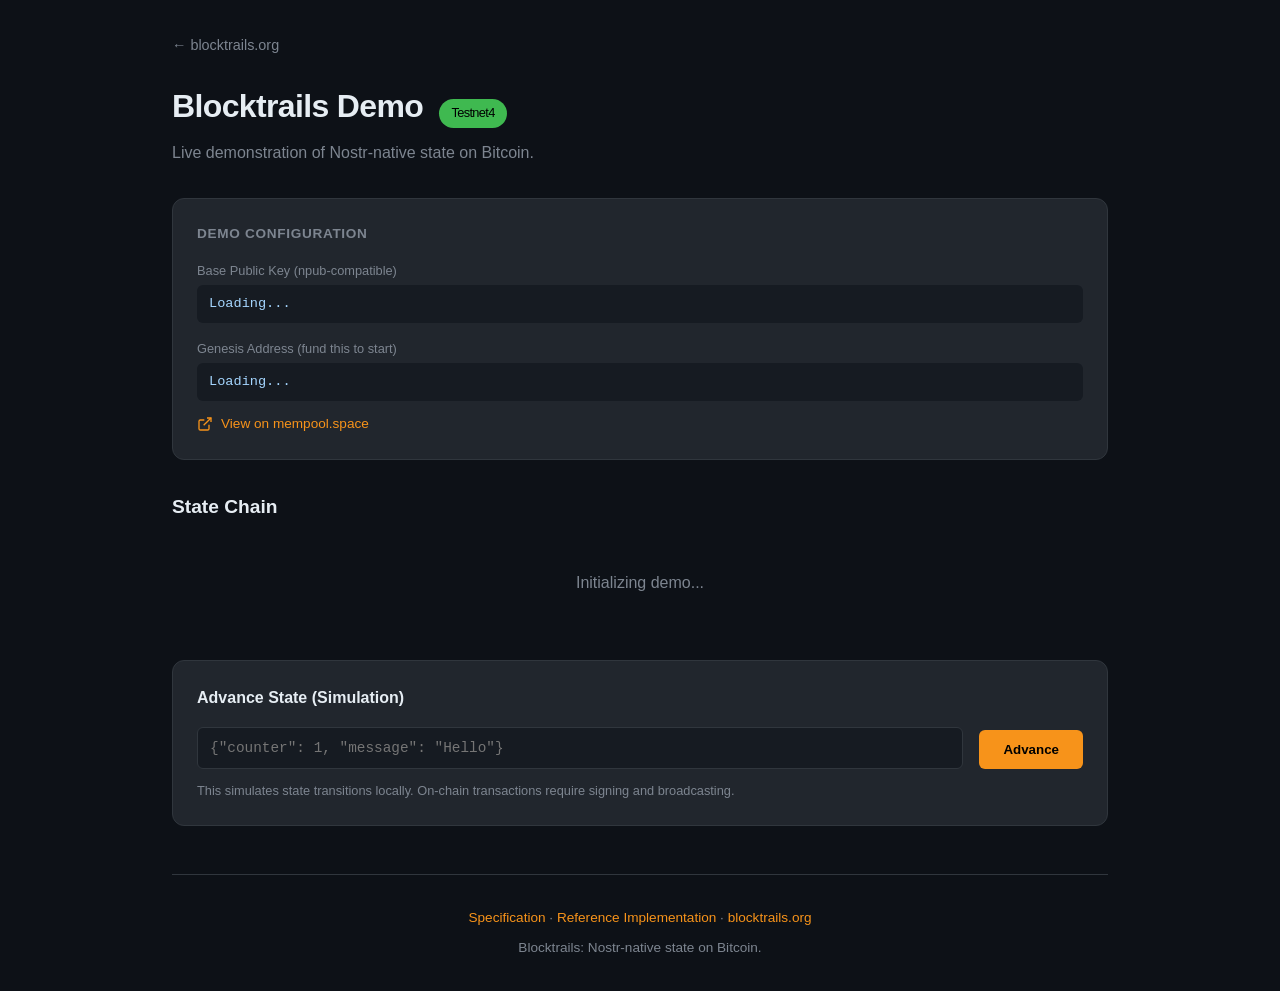
<file: demo/index.html>
<!DOCTYPE html>
<html lang="en">
<head>
  <meta charset="UTF-8">
  <meta name="viewport" content="width=device-width, initial-scale=1.0">
  <title>Blocktrails Demo - Testnet4</title>
  <meta name="description" content="Live demo of Blocktrails on Bitcoin testnet4">
  <style>
    :root {
      --bg: #0d1117;
      --fg: #e6edf3;
      --muted: #7d8590;
      --accent: #f7931a;
      --green: #3fb950;
      --red: #f85149;
      --code-bg: #161b22;
      --border: #30363d;
      --card-bg: #21262d;
    }
    * { box-sizing: border-box; margin: 0; padding: 0; }
    body {
      font-family: -apple-system, BlinkMacSystemFont, 'Segoe UI', Helvetica, Arial, sans-serif;
      background: var(--bg);
      color: var(--fg);
      line-height: 1.6;
      min-height: 100vh;
    }
    main {
      max-width: 1000px;
      margin: 0 auto;
      padding: 2rem;
    }
    .back {
      display: inline-block;
      color: var(--muted);
      text-decoration: none;
      font-size: 0.9rem;
      margin-bottom: 1.5rem;
    }
    .back:hover { color: var(--accent); }
    h1 {
      font-size: 2rem;
      font-weight: 600;
      margin-bottom: 0.5rem;
      letter-spacing: -0.02em;
    }
    .tagline {
      font-size: 1rem;
      color: var(--muted);
      margin-bottom: 2rem;
    }
    .status-badge {
      display: inline-block;
      padding: 0.25rem 0.75rem;
      border-radius: 999px;
      font-size: 0.8rem;
      font-weight: 500;
      margin-left: 0.5rem;
    }
    .status-live { background: var(--green); color: #000; }
    .status-pending { background: var(--accent); color: #000; }

    .info-card {
      background: var(--card-bg);
      border: 1px solid var(--border);
      border-radius: 12px;
      padding: 1.5rem;
      margin-bottom: 1.5rem;
    }
    .info-card h3 {
      font-size: 0.85rem;
      text-transform: uppercase;
      letter-spacing: 0.05em;
      color: var(--muted);
      margin-bottom: 1rem;
    }
    .key-value {
      display: flex;
      flex-direction: column;
      gap: 0.25rem;
      margin-bottom: 1rem;
    }
    .key-value:last-child { margin-bottom: 0; }
    .key-value label {
      font-size: 0.8rem;
      color: var(--muted);
    }
    .key-value code {
      font-family: 'SF Mono', Monaco, 'Cascadia Code', monospace;
      font-size: 0.85rem;
      background: var(--code-bg);
      padding: 0.5rem 0.75rem;
      border-radius: 6px;
      word-break: break-all;
      color: #a5d6ff;
    }
    .key-value a {
      color: var(--accent);
      text-decoration: none;
    }
    .key-value a:hover { text-decoration: underline; }

    .trail-container {
      margin: 2rem 0;
    }
    .trail-header {
      display: flex;
      align-items: center;
      justify-content: space-between;
      margin-bottom: 1rem;
    }
    .trail-header h2 {
      font-size: 1.2rem;
      font-weight: 600;
    }

    .trail-chain {
      display: flex;
      flex-direction: column;
      gap: 0;
      position: relative;
    }
    .trail-node {
      background: var(--card-bg);
      border: 2px solid var(--border);
      border-radius: 12px;
      padding: 1.25rem;
      position: relative;
      transition: border-color 0.2s;
    }
    .trail-node:hover {
      border-color: var(--accent);
    }
    .trail-node.genesis {
      border-color: var(--accent);
    }
    .trail-node.current {
      border-color: var(--green);
    }
    .trail-node.current::after {
      content: 'HEAD';
      position: absolute;
      top: -0.75rem;
      right: 1rem;
      background: var(--green);
      color: #000;
      font-size: 0.7rem;
      font-weight: 600;
      padding: 0.15rem 0.5rem;
      border-radius: 4px;
    }
    .trail-node.genesis::before {
      content: 'GENESIS';
      position: absolute;
      top: -0.75rem;
      left: 1rem;
      background: var(--accent);
      color: #000;
      font-size: 0.7rem;
      font-weight: 600;
      padding: 0.15rem 0.5rem;
      border-radius: 4px;
    }

    .trail-arrow {
      display: flex;
      justify-content: center;
      padding: 0.5rem 0;
      color: var(--muted);
    }
    .trail-arrow svg {
      width: 24px;
      height: 24px;
    }

    .node-header {
      display: flex;
      align-items: center;
      gap: 0.75rem;
      margin-bottom: 1rem;
    }
    .node-index {
      background: var(--code-bg);
      color: var(--accent);
      font-family: monospace;
      font-size: 0.9rem;
      font-weight: 600;
      width: 2rem;
      height: 2rem;
      display: flex;
      align-items: center;
      justify-content: center;
      border-radius: 6px;
    }
    .node-state {
      flex: 1;
      font-family: monospace;
      font-size: 0.85rem;
      color: var(--fg);
      background: var(--code-bg);
      padding: 0.5rem 0.75rem;
      border-radius: 6px;
      overflow: hidden;
      text-overflow: ellipsis;
    }

    .node-details {
      display: grid;
      grid-template-columns: 1fr 1fr;
      gap: 1rem;
      font-size: 0.85rem;
    }
    @media (max-width: 600px) {
      .node-details { grid-template-columns: 1fr; }
    }
    .node-detail label {
      display: block;
      font-size: 0.75rem;
      color: var(--muted);
      margin-bottom: 0.25rem;
    }
    .node-detail code {
      font-family: monospace;
      font-size: 0.8rem;
      color: #a5d6ff;
      word-break: break-all;
    }
    .node-detail a {
      color: var(--accent);
      text-decoration: none;
    }
    .node-detail a:hover { text-decoration: underline; }

    .controls {
      margin-top: 2rem;
      padding: 1.5rem;
      background: var(--card-bg);
      border: 1px solid var(--border);
      border-radius: 12px;
    }
    .controls h3 {
      font-size: 1rem;
      margin-bottom: 1rem;
    }
    .control-row {
      display: flex;
      gap: 1rem;
      align-items: flex-end;
    }
    .control-row input {
      flex: 1;
      background: var(--code-bg);
      border: 1px solid var(--border);
      border-radius: 6px;
      padding: 0.75rem;
      color: var(--fg);
      font-family: monospace;
      font-size: 0.9rem;
    }
    .control-row input:focus {
      outline: none;
      border-color: var(--accent);
    }
    .control-row button {
      background: var(--accent);
      color: #000;
      border: none;
      border-radius: 6px;
      padding: 0.75rem 1.5rem;
      font-weight: 600;
      cursor: pointer;
      transition: opacity 0.2s;
    }
    .control-row button:hover {
      opacity: 0.9;
    }
    .control-row button:disabled {
      opacity: 0.5;
      cursor: not-allowed;
    }
    .control-hint {
      font-size: 0.8rem;
      color: var(--muted);
      margin-top: 0.75rem;
    }

    .mempool-link {
      display: inline-flex;
      align-items: center;
      gap: 0.5rem;
      color: var(--accent);
      text-decoration: none;
      font-size: 0.85rem;
      margin-top: 0.5rem;
    }
    .mempool-link:hover { text-decoration: underline; }
    .mempool-link svg {
      width: 16px;
      height: 16px;
    }

    .footer {
      margin-top: 3rem;
      padding-top: 2rem;
      border-top: 1px solid var(--border);
      text-align: center;
      color: var(--muted);
      font-size: 0.85rem;
    }
    .footer a {
      color: var(--accent);
      text-decoration: none;
    }
    .footer a:hover { text-decoration: underline; }

    .loading {
      text-align: center;
      padding: 2rem;
      color: var(--muted);
    }
    .error {
      background: rgba(248, 81, 73, 0.1);
      border: 1px solid var(--red);
      border-radius: 8px;
      padding: 1rem;
      color: var(--red);
      margin-bottom: 1rem;
    }
  </style>
</head>
<body>
  <main>
    <a href="https://blocktrails.org" class="back">← blocktrails.org</a>

    <h1>Blocktrails Demo <span class="status-badge status-live">Testnet4</span></h1>
    <p class="tagline">Live demonstration of Nostr-native state on Bitcoin.</p>

    <div class="info-card">
      <h3>Demo Configuration</h3>
      <div class="key-value">
        <label>Base Public Key (npub-compatible)</label>
        <code id="pubkey-base">Loading...</code>
      </div>
      <div class="key-value">
        <label>Genesis Address (fund this to start)</label>
        <code id="genesis-address">Loading...</code>
        <a id="genesis-mempool" href="#" target="_blank" class="mempool-link">
          <svg viewBox="0 0 24 24" fill="none" stroke="currentColor" stroke-width="2">
            <path d="M18 13v6a2 2 0 0 1-2 2H5a2 2 0 0 1-2-2V8a2 2 0 0 1 2-2h6"></path>
            <polyline points="15 3 21 3 21 9"></polyline>
            <line x1="10" y1="14" x2="21" y2="3"></line>
          </svg>
          View on mempool.space
        </a>
      </div>
    </div>

    <div class="trail-container">
      <div class="trail-header">
        <h2>State Chain</h2>
      </div>
      <div id="trail-chain" class="trail-chain">
        <div class="loading">Initializing demo...</div>
      </div>
    </div>

    <div class="controls">
      <h3>Advance State (Simulation)</h3>
      <div class="control-row">
        <input type="text" id="new-state" placeholder='{"counter": 1, "message": "Hello"}'>
        <button id="advance-btn" onclick="advanceState()">Advance</button>
      </div>
      <p class="control-hint">
        This simulates state transitions locally. On-chain transactions require signing and broadcasting.
      </p>
    </div>

    <div class="footer">
      <p>
        <a href="https://blocktrails.org/spec/">Specification</a> ·
        <a href="https://github.com/blocktrails/blocktrails">Reference Implementation</a> ·
        <a href="https://blocktrails.org">blocktrails.org</a>
      </p>
      <p style="margin-top: 0.5rem;">Blocktrails: Nostr-native state on Bitcoin.</p>
    </div>
  </main>

  <script type="module">
    // ============================================
    // Blocktrails Demo - Inline Implementation
    // ============================================

    // Import noble libraries from CDN
    import * as secp from 'https://esm.sh/@noble/secp256k1@2.1.0';
    import { sha256 } from 'https://esm.sh/@noble/hashes@1.4.0/sha256';
    import { bytesToHex, hexToBytes } from 'https://esm.sh/@noble/hashes@1.4.0/utils';

    // secp256k1 curve order
    const N = secp.CURVE.n;

    // Demo private key (TESTNET ONLY - DO NOT USE WITH REAL FUNDS)
    const DEMO_PRIVKEY = 'b10c47a115deadbeefcafebabedeadbeefcafebabedeadbeefcafebabe000001';

    // Genesis state
    const GENESIS_STATE = JSON.stringify({ counter: 0, message: "Blocktrails Demo Genesis" });

    // Mempool explorer base URL (testnet4)
    const MEMPOOL_BASE = 'https://mempool.space/testnet4';

    // ============================================
    // Core Blocktrails Functions
    // ============================================

    function bytesToBigInt(bytes) {
      let result = 0n;
      for (const byte of bytes) {
        result = (result << 8n) + BigInt(byte);
      }
      return result;
    }

    function bigIntToBytes(num, length) {
      const bytes = new Uint8Array(length);
      for (let i = length - 1; i >= 0; i--) {
        bytes[i] = Number(num & 0xffn);
        num >>= 8n;
      }
      return bytes;
    }

    function computeTweak(state) {
      const stateBytes = typeof state === 'string'
        ? new TextEncoder().encode(state)
        : state;
      const hash = sha256(stateBytes);
      return bytesToBigInt(hash) % N;
    }

    function derivePrivateKey(privateKeyBase, state) {
      const dBase = bytesToBigInt(privateKeyBase);
      const t = computeTweak(state);
      if (t === 0n) throw new Error('Invalid state: tweak is zero');
      return bigIntToBytes((dBase + t) % N, 32);
    }

    function derivePublicKey(publicKeyBase, state) {
      const t = computeTweak(state);
      if (t === 0n) throw new Error('Invalid state: tweak is zero');
      const PBase = secp.ProjectivePoint.fromHex(publicKeyBase);
      const tG = secp.ProjectivePoint.BASE.multiply(t);
      return PBase.add(tG).toRawBytes(true);
    }

    function p2trXonly(publicKey) {
      const P = secp.ProjectivePoint.fromHex(publicKey);
      const { x } = P.toAffine();
      return bigIntToBytes(x, 32);
    }

    // Bech32m encoding
    const BECH32M_CONST = 0x2bc830a3;
    const CHARSET = 'qpzry9x8gf2tvdw0s3jn54khce6mua7l';

    function bech32Polymod(values) {
      const GEN = [0x3b6a57b2, 0x26508e6d, 0x1ea119fa, 0x3d4233dd, 0x2a1462b3];
      let chk = 1;
      for (const v of values) {
        const top = chk >> 25;
        chk = ((chk & 0x1ffffff) << 5) ^ v;
        for (let i = 0; i < 5; i++) {
          if ((top >> i) & 1) chk ^= GEN[i];
        }
      }
      return chk;
    }

    function bech32HrpExpand(hrp) {
      const ret = [];
      for (const c of hrp) ret.push(c.charCodeAt(0) >> 5);
      ret.push(0);
      for (const c of hrp) ret.push(c.charCodeAt(0) & 31);
      return ret;
    }

    function convertBits(data, fromBits, toBits, pad) {
      let acc = 0, bits = 0;
      const ret = [], maxv = (1 << toBits) - 1;
      for (const value of data) {
        acc = (acc << fromBits) | value;
        bits += fromBits;
        while (bits >= toBits) {
          bits -= toBits;
          ret.push((acc >> bits) & maxv);
        }
      }
      if (pad && bits > 0) ret.push((acc << (toBits - bits)) & maxv);
      return ret;
    }

    function encodeBech32m(hrp, witnessProgram) {
      const version = 1;
      const data = [version, ...convertBits(witnessProgram, 8, 5, true)];
      const polymod = bech32Polymod([...bech32HrpExpand(hrp), ...data, 0, 0, 0, 0, 0, 0]) ^ BECH32M_CONST;
      const checksum = [];
      for (let i = 0; i < 6; i++) checksum.push((polymod >> (5 * (5 - i))) & 31);
      return hrp + '1' + [...data, ...checksum].map(d => CHARSET[d]).join('');
    }

    // ============================================
    // Demo State Management
    // ============================================

    class DemoTrail {
      constructor(privateKeyHex) {
        this.privateKeyBase = hexToBytes(privateKeyHex);
        this.publicKeyBase = secp.getPublicKey(this.privateKeyBase, true);
        this.states = [];
      }

      genesis(state) {
        this.states = [state];
        const P = derivePublicKey(this.publicKeyBase, state);
        const wp = p2trXonly(P);
        return {
          state,
          witnessProgram: bytesToHex(wp),
          address: encodeBech32m('tb', wp) // testnet
        };
      }

      advance(newState) {
        if (this.states.length === 0) throw new Error('Must call genesis first');
        this.states.push(newState);
        const P = derivePublicKey(this.publicKeyBase, newState);
        const wp = p2trXonly(P);
        return {
          state: newState,
          witnessProgram: bytesToHex(wp),
          address: encodeBech32m('tb', wp)
        };
      }

      getAll() {
        return this.states.map((state, i) => {
          const P = derivePublicKey(this.publicKeyBase, state);
          const wp = p2trXonly(P);
          return {
            index: i,
            state,
            witnessProgram: bytesToHex(wp),
            address: encodeBech32m('tb', wp)
          };
        });
      }
    }

    // ============================================
    // UI Rendering
    // ============================================

    let trail;

    function truncate(str, len = 16) {
      if (str.length <= len * 2 + 3) return str;
      return str.slice(0, len) + '...' + str.slice(-len);
    }

    function renderTrailNode(node, isGenesis, isCurrent) {
      const classes = ['trail-node'];
      if (isGenesis) classes.push('genesis');
      if (isCurrent) classes.push('current');

      let stateDisplay;
      try {
        const parsed = JSON.parse(node.state);
        stateDisplay = JSON.stringify(parsed);
      } catch {
        stateDisplay = node.state;
      }

      return `
        <div class="${classes.join(' ')}">
          <div class="node-header">
            <span class="node-index">${node.index}</span>
            <div class="node-state">${stateDisplay}</div>
          </div>
          <div class="node-details">
            <div class="node-detail">
              <label>Witness Program (x-only)</label>
              <code>${truncate(node.witnessProgram, 12)}</code>
            </div>
            <div class="node-detail">
              <label>P2TR Address</label>
              <a href="${MEMPOOL_BASE}/address/${node.address}" target="_blank">
                ${truncate(node.address, 10)}
              </a>
            </div>
          </div>
        </div>
      `;
    }

    function renderArrow() {
      return `
        <div class="trail-arrow">
          <svg viewBox="0 0 24 24" fill="none" stroke="currentColor" stroke-width="2">
            <line x1="12" y1="5" x2="12" y2="19"></line>
            <polyline points="19 12 12 19 5 12"></polyline>
          </svg>
        </div>
      `;
    }

    function renderTrail() {
      const nodes = trail.getAll();
      const container = document.getElementById('trail-chain');

      if (nodes.length === 0) {
        container.innerHTML = '<div class="loading">No states yet</div>';
        return;
      }

      let html = '';
      nodes.forEach((node, i) => {
        if (i > 0) html += renderArrow();
        html += renderTrailNode(node, i === 0, i === nodes.length - 1);
      });

      container.innerHTML = html;
    }

    function initDemo() {
      trail = new DemoTrail(DEMO_PRIVKEY);

      // Set up genesis
      const genesis = trail.genesis(GENESIS_STATE);

      // Update info card
      document.getElementById('pubkey-base').textContent = bytesToHex(trail.publicKeyBase);
      document.getElementById('genesis-address').textContent = genesis.address;
      document.getElementById('genesis-mempool').href = `${MEMPOOL_BASE}/address/${genesis.address}`;

      // Render trail
      renderTrail();
    }

    window.advanceState = function() {
      const input = document.getElementById('new-state');
      const newState = input.value.trim();

      if (!newState) {
        alert('Please enter a state value');
        return;
      }

      try {
        // Try to parse as JSON to validate
        JSON.parse(newState);
      } catch {
        // Allow non-JSON states too
      }

      try {
        trail.advance(newState);
        renderTrail();
        input.value = '';
      } catch (err) {
        alert('Error: ' + err.message);
      }
    };

    // Initialize on load
    initDemo();
  </script>
</body>
</html>
</file>
<file: site.css>
/* Shared Blocktrails theme: colours, fonts and site header.
   Loaded by the landing page and every sub-page at /site.css. */
:root {
  --bg: #f7f8f3;
  --surface: #ffffff;
  --surface-warm: #fffdf8;
  --ink: #17211b;
  --muted: #5d685f;
  --soft: #667066;
  --accent: #ed7c2c;
  --accent-dark: #b95216;
  --accent-soft: #fff0e3;
  --mint: #e8f0e8;
  --mint-deep: #cfe0d2;
  --line: #dde3da;
  --dark: #18251e;
  --display: 'Manrope', -apple-system, BlinkMacSystemFont, 'Segoe UI', sans-serif;
  --body: 'DM Sans', -apple-system, BlinkMacSystemFont, 'Segoe UI', sans-serif;
  --mono: 'IBM Plex Mono', 'SFMono-Regular', Consolas, monospace;
  --shadow: 0 30px 80px rgba(36, 51, 40, 0.09), 0 3px 12px rgba(36, 51, 40, 0.04);

  /* Names used by the sub-pages */
  --fg: var(--ink);
  --border: var(--line);
  --code-bg: #eef1ea;
  --code-fg: #334a39;
  --card-bg: var(--surface);
  --on-accent: #ffffff;
  --green: #2f7a45;
  --red: #c0362c;
  --purple: #6b4fa8;
  --success: #2f7a45;
  --warning: #96650a;
}

body {
  background: var(--bg);
  color: var(--ink);
  font-family: var(--body);
  -webkit-font-smoothing: antialiased;
}
h1, h2, h3 { font-family: var(--display); }
::selection { background: #fbd4b6; color: var(--ink); }
:focus-visible { outline: 3px solid rgba(237, 124, 44, 0.4); outline-offset: 4px; }

.container { width: min(1200px, calc(100% - 48px)); margin-inline: auto; }

.site-header {
  position: sticky;
  top: 0;
  z-index: 100;
  border-bottom: 1px solid transparent;
  background: rgba(247, 248, 243, 0.88);
  backdrop-filter: blur(18px);
  transition: border-color 180ms ease, box-shadow 180ms ease;
}
.site-header.scrolled, .site-header.static { border-color: var(--line); }
.site-header.scrolled { box-shadow: 0 4px 20px rgba(23, 33, 27, 0.03); }
.navbar { height: 82px; display: flex; align-items: center; justify-content: space-between; gap: 28px; }
.brand { display: inline-flex; align-items: center; gap: 11px; color: var(--ink); text-decoration: none; flex-shrink: 0; }
.brand:hover { text-decoration: none; }
.brand-mark { display: block; width: 35px; height: 35px; }
.brand-name { font-family: var(--display); font-size: 22px; font-weight: 800; letter-spacing: -0.045em; }

/* Sub-page navigation (the landing page has its own menu) */
.site-nav { display: flex; align-items: center; gap: 26px; }
.site-nav a { color: #4f5a51; font-family: var(--body); font-size: 14px; font-weight: 500; text-decoration: none; white-space: nowrap; }
.site-nav a:hover { color: var(--accent-dark); text-decoration: none; }
.site-nav a[aria-current="page"] { color: var(--accent-dark); font-weight: 600; }

@media (max-width: 600px) {
  .container { width: min(1200px, calc(100% - 36px)); }
  .navbar { height: 72px; }
  .brand-name { font-size: 20px; }
  .brand-mark { width: 31px; height: 31px; }
  .site-nav { gap: 15px; }
  .site-nav a { font-size: 13px; }
}
@media (max-width: 460px) {
  .site-nav-page .brand-name { display: none; }
}
</file>
